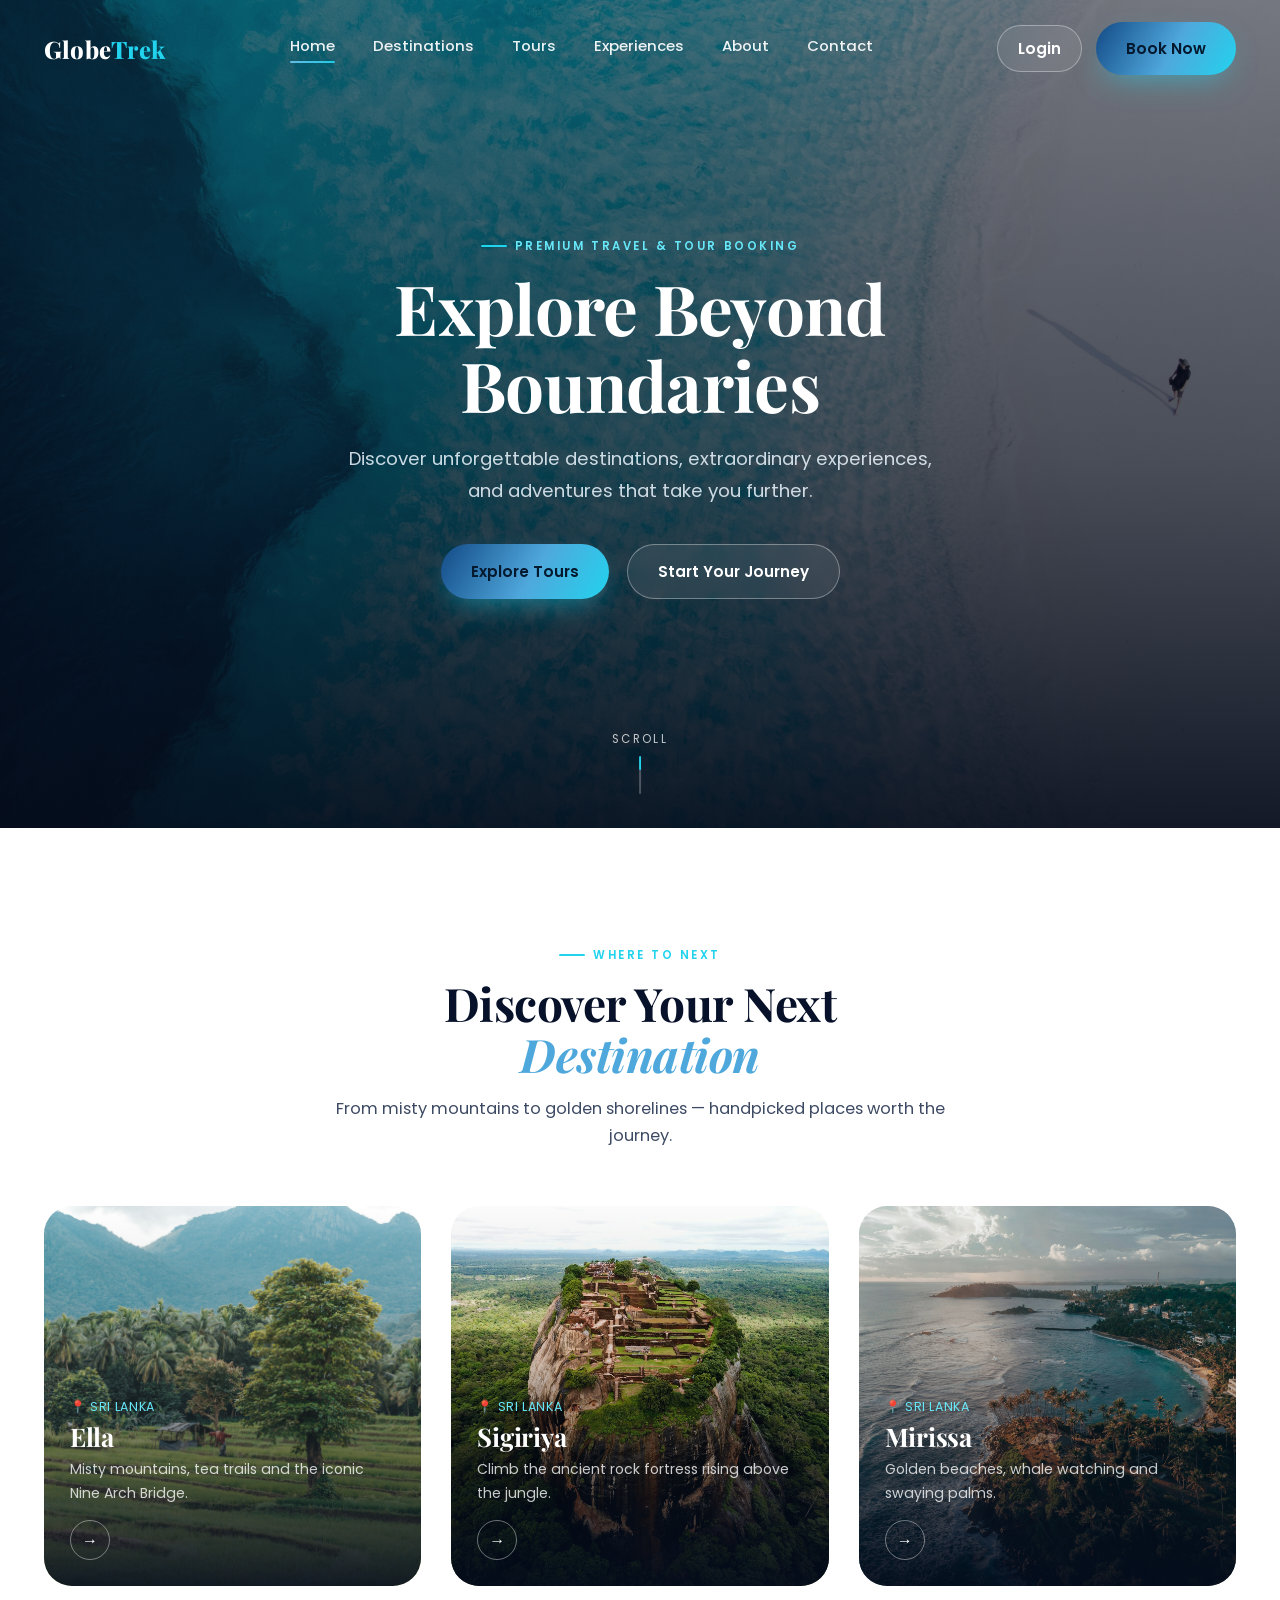
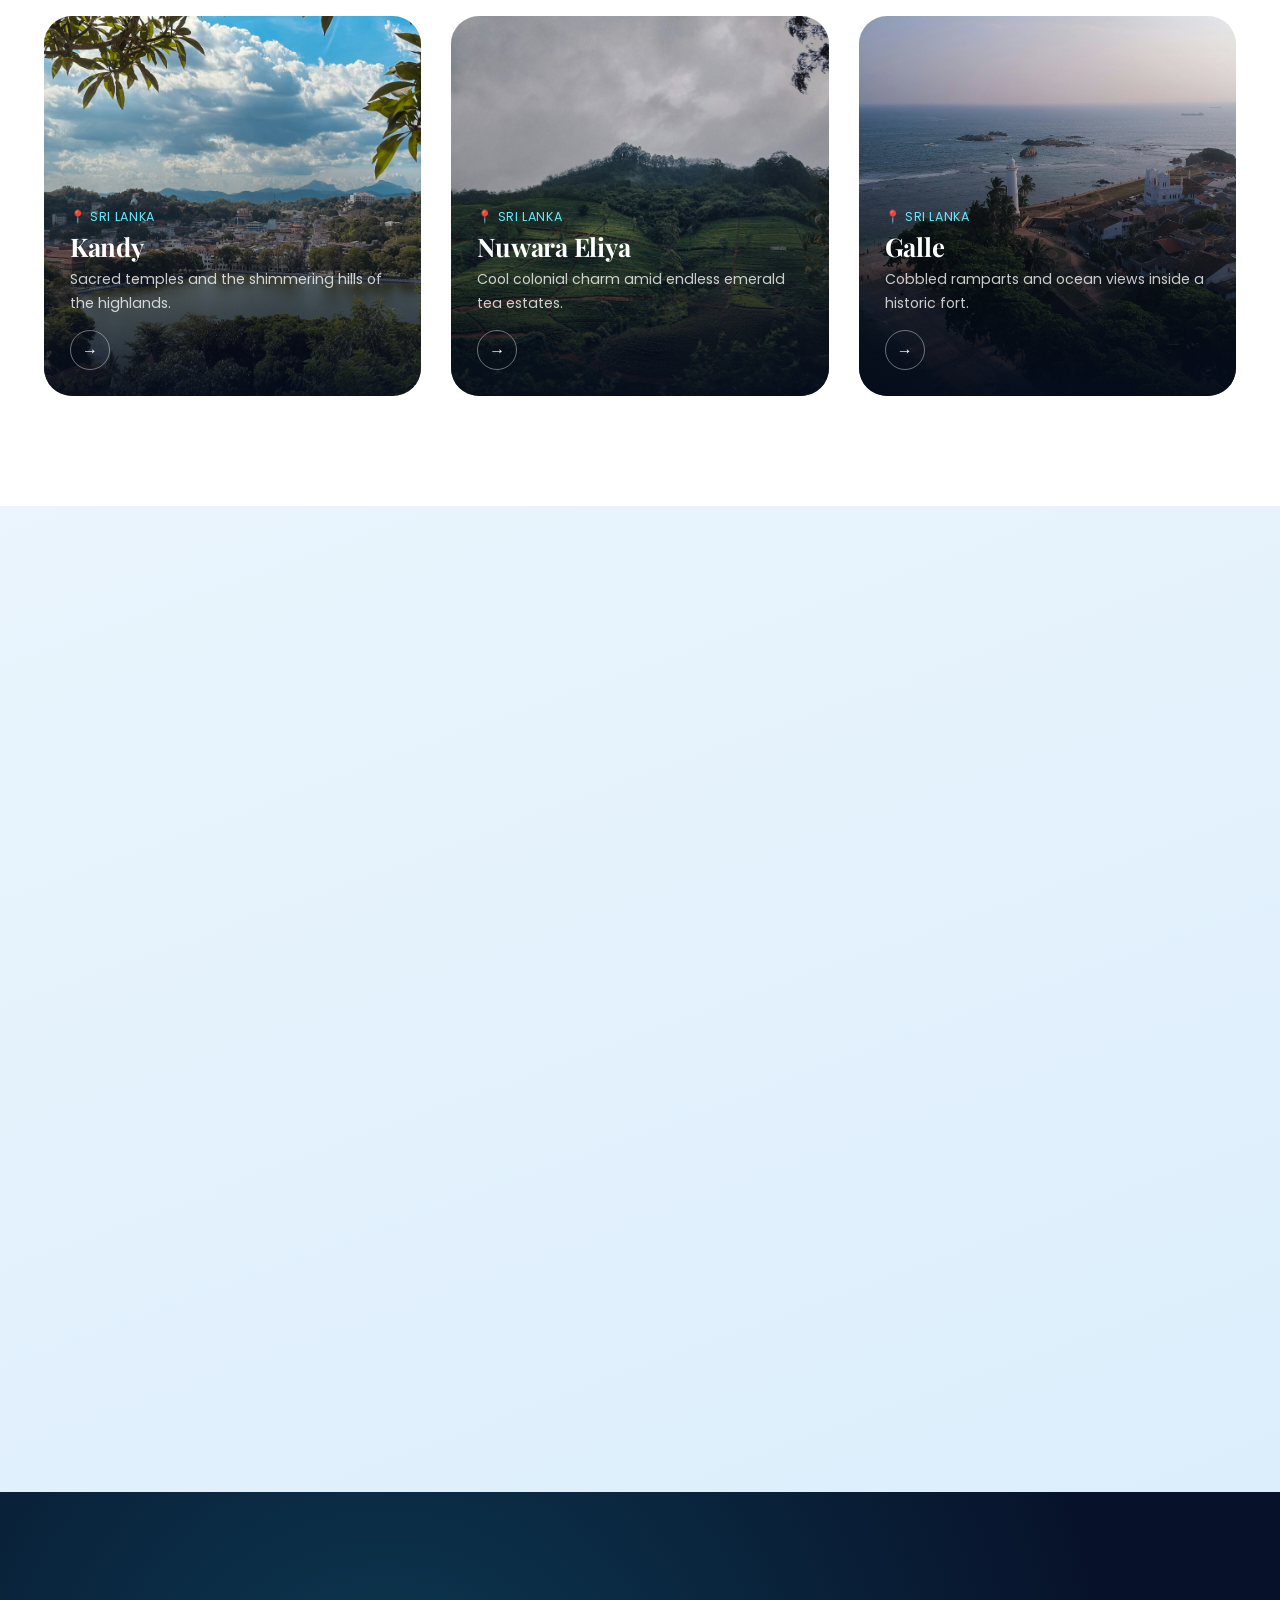
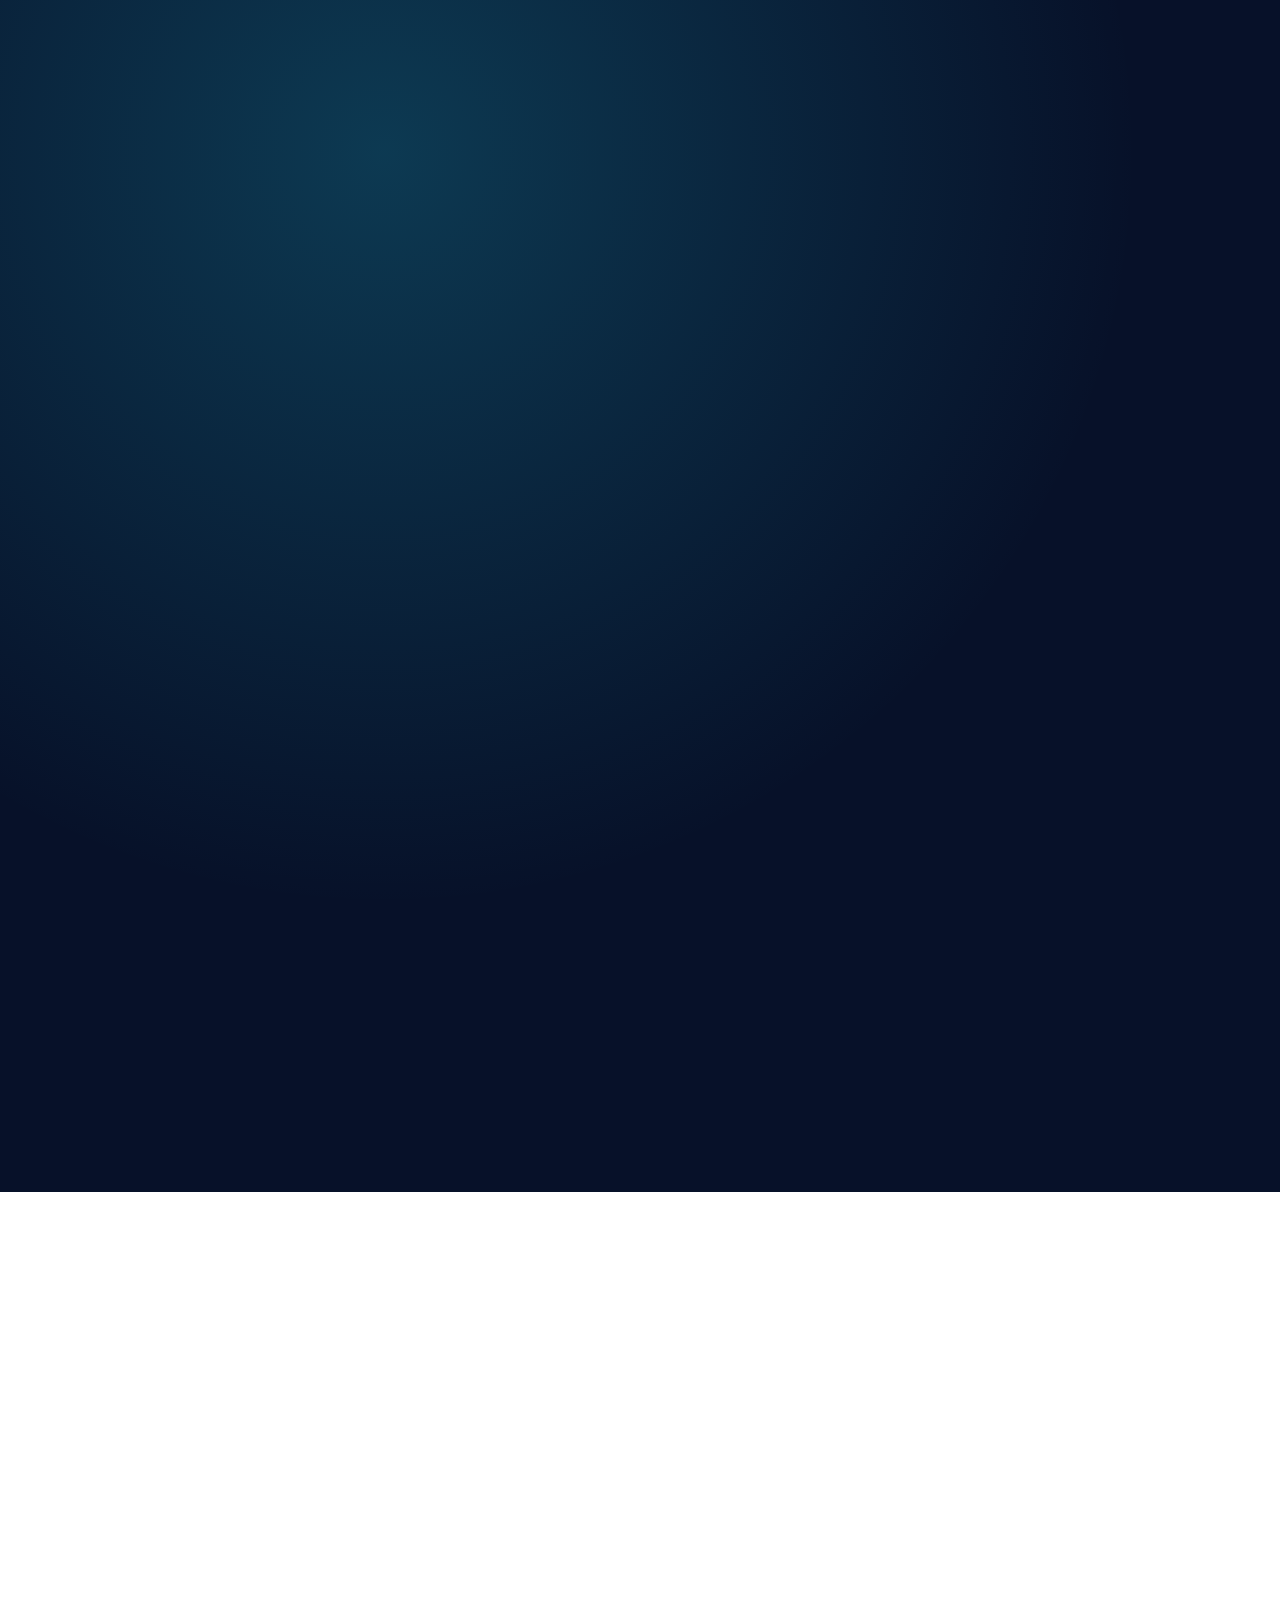
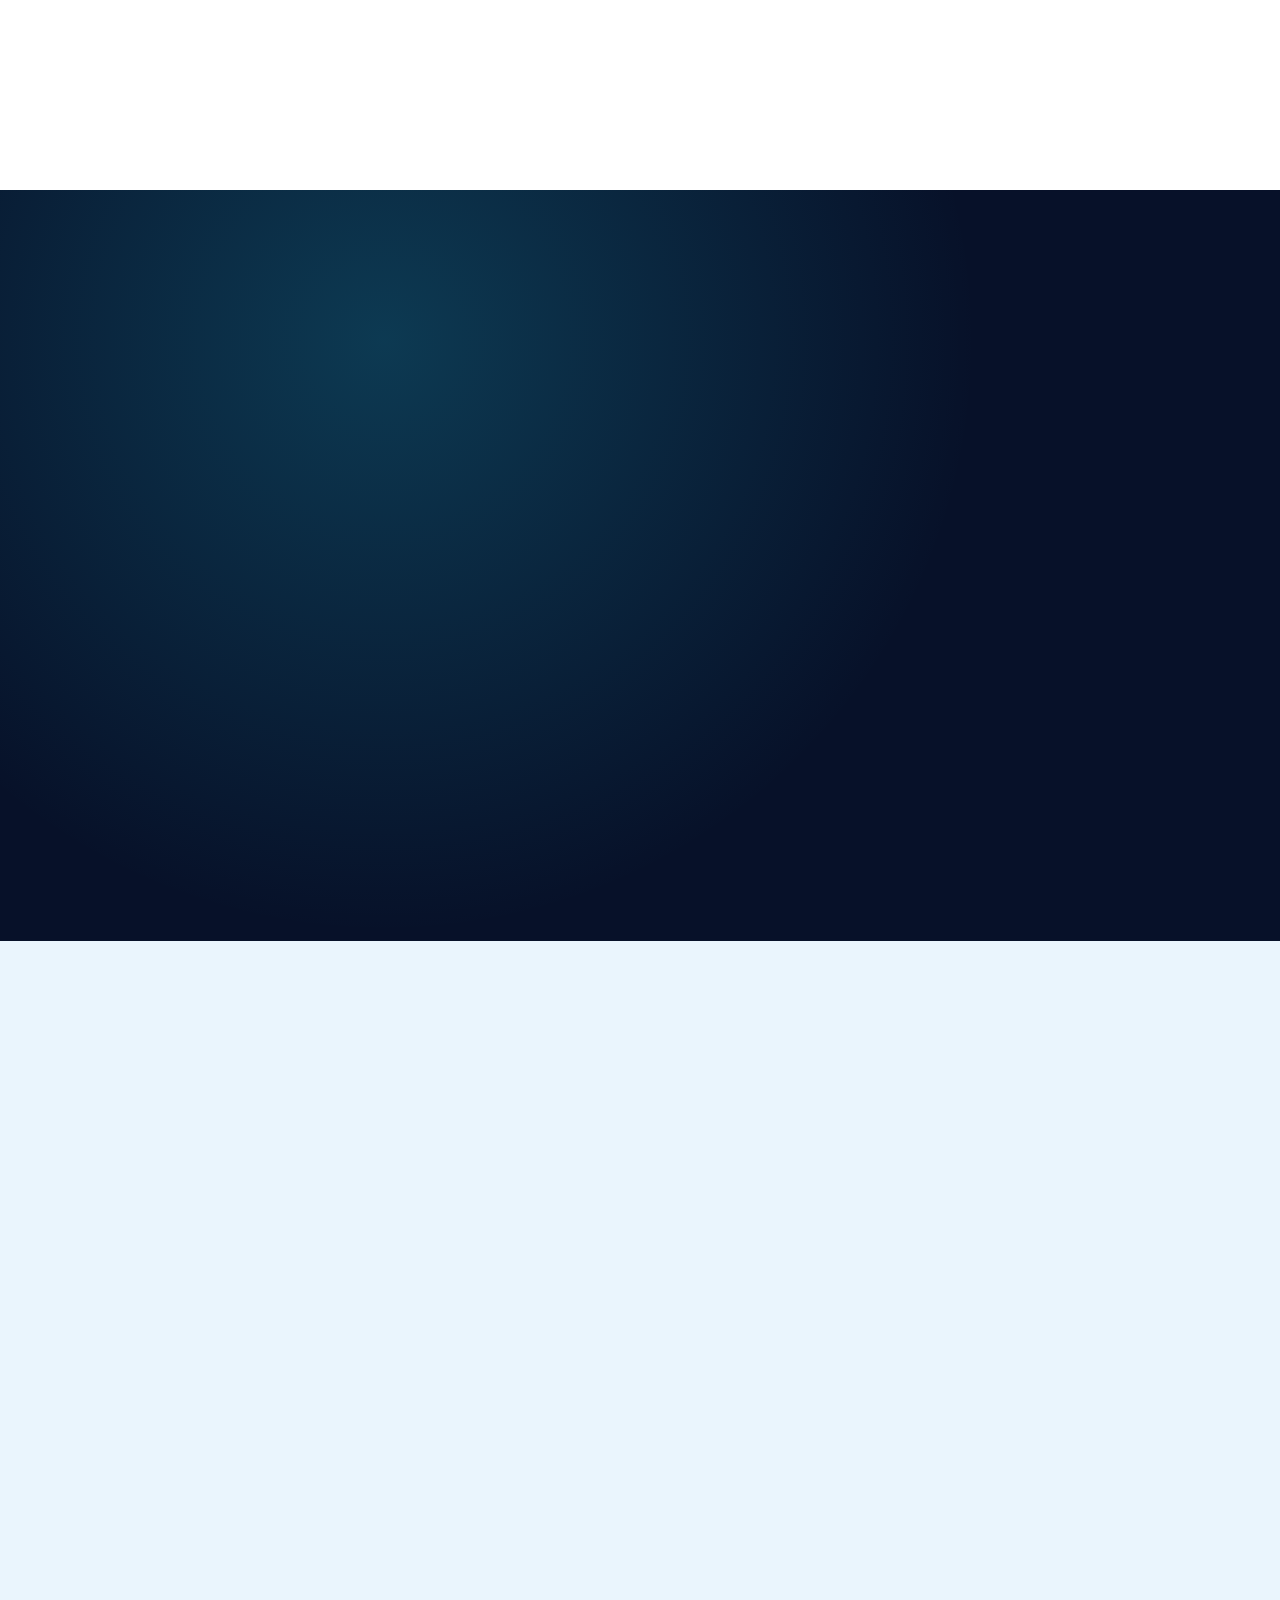
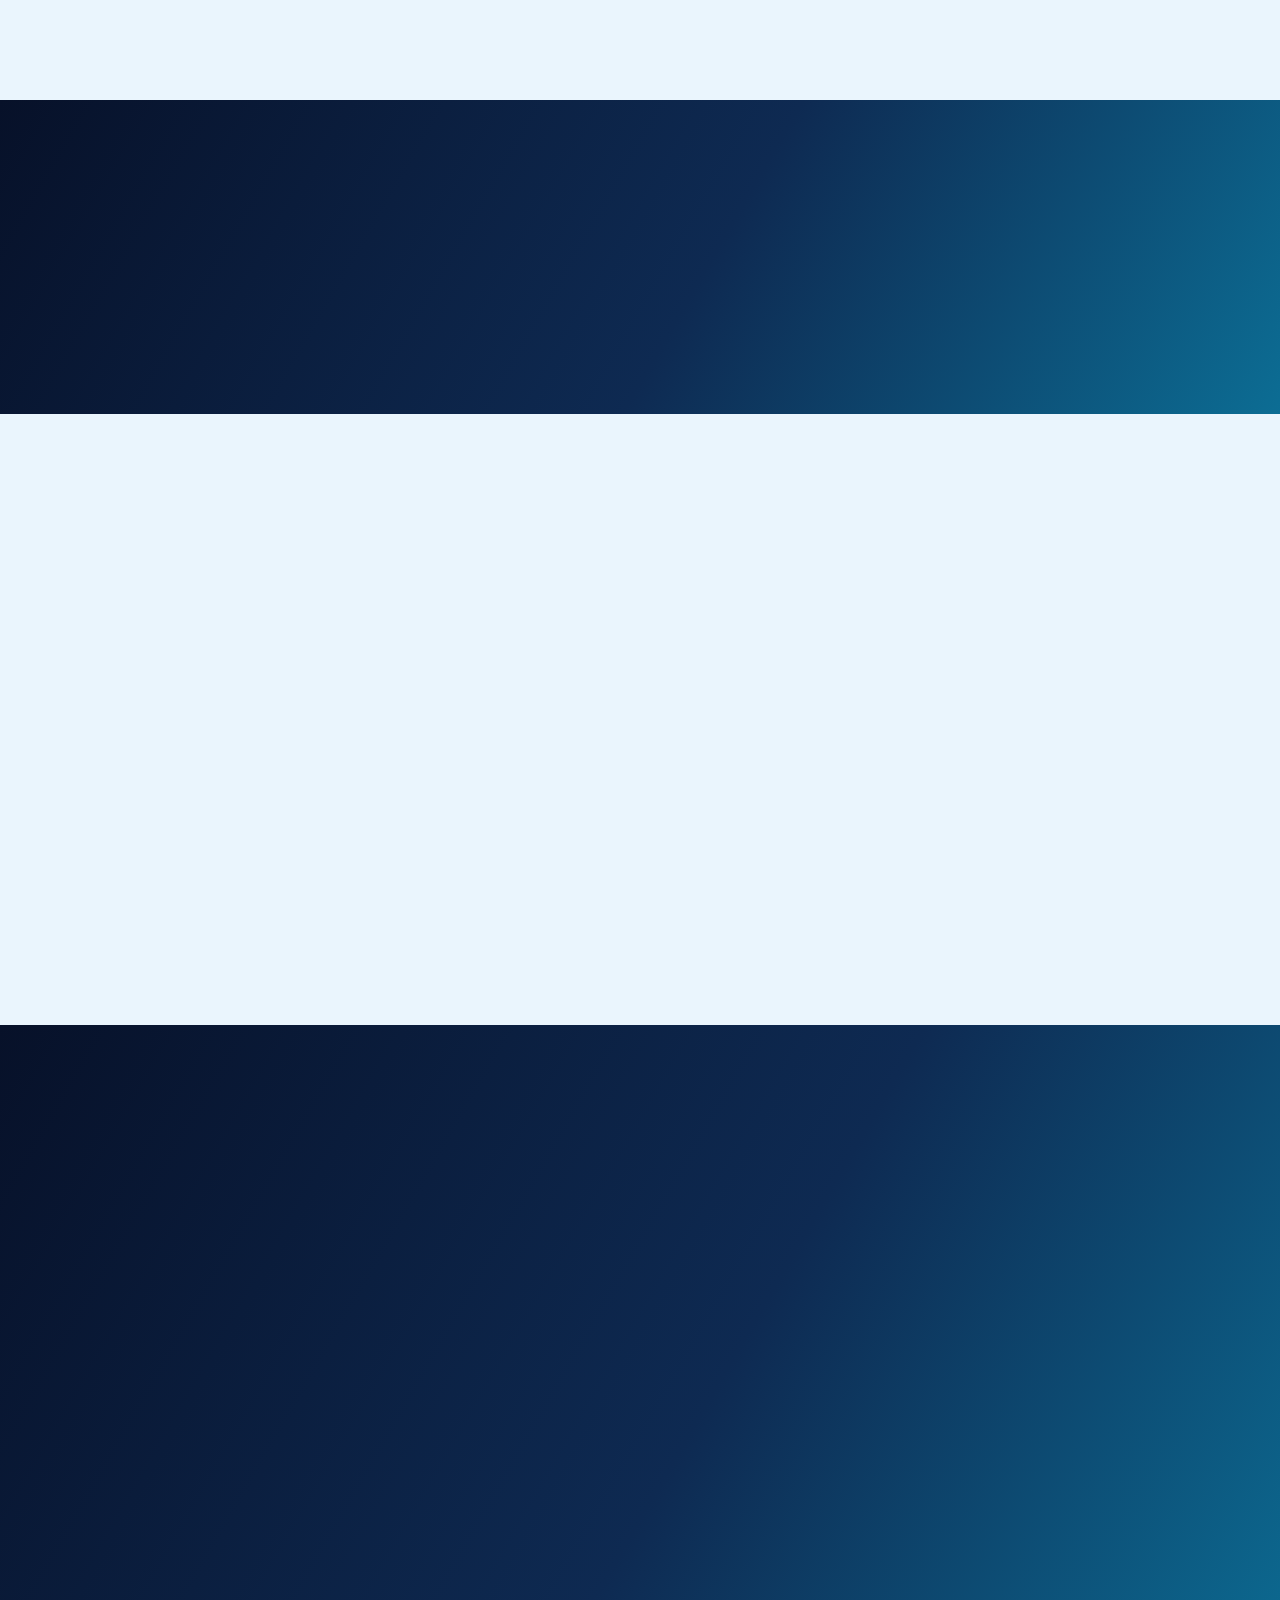
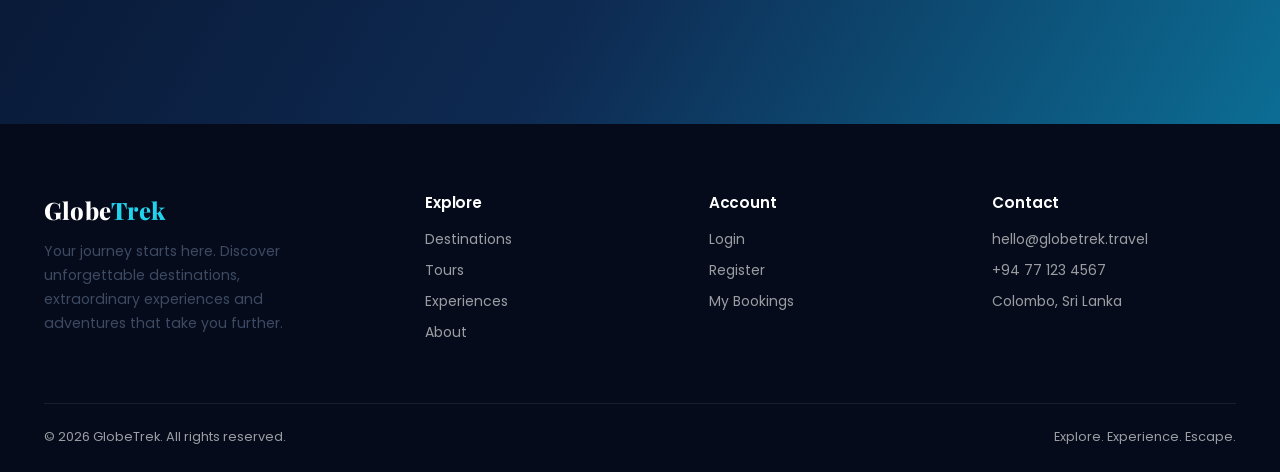
<file: index.html>
<!DOCTYPE html>
<html lang="en">

<head>
  <meta charset="UTF-8">
  <meta name="viewport" content="width=device-width, initial-scale=1.0">
  <title>GlobeTrek — Explore Beyond Boundaries</title>
  <meta name="description"
    content="GlobeTrek is a premium travel and tour booking platform. Discover destinations, book unforgettable adventures, and travel with trust.">
  <link rel="stylesheet" href="css/style.css">
  <link rel="preconnect" href="https://unsplash.com">
</head>

<body>

  <div id="app-navbar" data-home="index.html"></div>

  <main>

  
    <section class="hero" id="home">
     
      <video class="hero-media" autoplay muted loop playsinline poster="images/misc/hero-poster.jpg">
        
      </video>
      <img class="hero-media" style="position:absolute; inset:0;" alt="" src="images/misc/hero-poster.jpg">
      <div class="hero-overlay"></div>
      <div class="hero-content">
        <div class="eyebrow">Premium travel &amp; tour booking</div>
        <h1>Explore Beyond<br>Boundaries</h1>
        <p>Discover unforgettable destinations, extraordinary experiences, and adventures that take you further.</p>
        <div class="hero-btns">
          <a href="#tours" class="btn btn-primary">Explore Tours</a>
          <a href="register.html" class="btn btn-ghost">Start Your Journey</a>
        </div>
      </div>
      <div class="scroll-indicator"><span>Scroll</span>
        <div class="dot-track"></div>
      </div>
    </section>

    
    <section class="section section-white" id="destinations">
      <div class="container">
        <div class="section-head reveal">
          <div class="eyebrow" style="justify-content:center;">Where to next</div>
          <h2>Discover Your Next <span class="accent">Destination</span></h2>
          <p>From misty mountains to golden shorelines — handpicked places worth the journey.</p>
        </div>
        <div class="grid grid-3 stagger" id="destinations-grid"></div>
      </div>
    </section>

    
    <section class="section section-gradient" id="experiences">
      <div class="container">
        <div class="section-head reveal">
          <div class="eyebrow" style="justify-content:center;">Why travel with us</div>
          <h2>Why Travelers Choose <span class="accent">GlobeTrek</span></h2>
          <p>Every detail designed around one goal — a booking experience as good as the trip itself.</p>
        </div>
        <div class="grid grid-3 stagger" id="why-grid"></div>
      </div>
    </section>

    
    <section class="section section-navy" id="tours">
      <div class="container" style="position:relative;">
        <div class="section-head reveal on-dark">
          <div class="eyebrow" style="justify-content:center;">Handpicked itineraries</div>
          <h2>Featured <span class="accent">Adventures</span></h2>
          <p>Every tour price is calculated live from our catalog — no surprises at checkout.</p>
        </div>
        <div class="grid grid-3 stagger" id="tours-grid"></div>
      </div>
    </section>

    
    <section class="section section-white" id="about">
      <div class="container">
        <div class="about-hero-grid">
          <div class="reveal" style="position:relative;">
            <img src="images/misc/about-main.jpg" alt="Traveler overlooking misty mountains"
              style="border-radius:28px; box-shadow:0 30px 60px -20px rgba(14,42,82,.35);">
            <!-- ABOUT US IMAGE HERE -->
            <div class="glass" style="position:absolute; bottom:-24px; left:-24px; padding:20px 26px;">
              <div style="font-family:var(--font-display); font-size:1.5rem; font-weight:800; color:#2196f3;">
                10+ Years
              </div>
              <div style="font-size:.82rem; color:#101b2e;">Creating unforgettable journeys</div>
            </div>
          </div>
          <div class="reveal">
            <div class="eyebrow">About GlobeTrek</div>
            <h2 style="margin-bottom:20px;">We Don't Just Plan Trips.<br>We Create <span class="accent">Memories.</span>
            </h2>
            <p>GlobeTrek helps travelers discover destinations, experiences and adventures across Sri Lanka's most
              breathtaking corners — while keeping the booking process refreshingly simple. <strong
                style="color:var(--blue-600);">Explore more. Experience more. Remember more.</strong></p>
            <a href="#story" class="btn btn-outline mt-24">Discover Our Story →</a>
          </div>
        </div>
      </div>
    </section>

    
    <section class="section section-navy" id="story">
      <div class="container">
        <div class="section-head reveal on-dark">
          <div class="eyebrow" style="justify-content:center;">Our story</div>
          <h2>From an Idea to an <span class="accent">Adventure</span></h2>
        </div>
        <div class="timeline reveal">
          <div class="timeline-item">
            <div class="timeline-year">2022</div>
            <h4>The Beginning</h4>
            <p style="color:rgba(255,255,255,.75);">GlobeTrek began with a simple idea — making unforgettable travel
              experiences easier to discover.</p>
          </div>
          <div class="timeline-item">
            <div class="timeline-year">2024</div>
            <h4>Growing the Journey</h4>
            <p style="color:rgba(255,255,255,.75);">More destinations, experiences and travelers joined the GlobeTrek
              journey.</p>
          </div>
          <div class="timeline-item">
            <div class="timeline-year">2026</div>
            <h4>GlobeTrek Today</h4>
            <p style="color:rgba(255,255,255,.75);">A modern travel platform connecting travelers with incredible
              adventures.</p>
          </div>
        </div>
      </div>
    </section>

   
    <section class="section section-ice">
      <div class="container">
        <div class="text-center reveal" style="max-width:680px; margin:0 auto 70px;">
          <div class="eyebrow" style="justify-content:center;">Our mission</div>
          <h2>To make extraordinary travel experiences <span class="accent">accessible, inspiring</span> and easy to
            book.</h2>
        </div>
        <div class="grid grid-4 stagger">
          <div class="value-card reveal" style="--i:0">
            <div class="value-icon"><svg class="icon" viewBox="0 0 24 24" fill="none" stroke="currentColor">
                <circle cx="12" cy="12" r="9" />
                <path d="M3 12h18M12 3c2.5 3 2.5 15 0 18M12 3c-2.5 3-2.5 15 0 18" />
              </svg></div>
            <h3>Explore Without Limits</h3>
            <p style="font-size:.9rem;">Discover new destinations and experiences beyond the ordinary.</p>
          </div>
          <div class="value-card reveal" style="--i:1">
            <div class="value-icon"><svg class="icon" viewBox="0 0 24 24" fill="none" stroke="currentColor">
                <path d="M12 3l1.9 4.9L19 9l-4.9 1.9L12 16l-2.1-5.1L5 9l5.1-1.1L12 3z" />
              </svg></div>
            <h3>Create Memories</h3>
            <p style="font-size:.9rem;">Every journey should become a story worth remembering.</p>
          </div>
          <div class="value-card reveal" style="--i:2">
            <div class="value-icon"><svg class="icon" viewBox="0 0 24 24" fill="none" stroke="currentColor">
                <path d="M12 3l7 3v6c0 4.5-3 7.5-7 9-4-1.5-7-4.5-7-9V6l7-3z" />
              </svg></div>
            <h3>Travel With Trust</h3>
            <p style="font-size:.9rem;">We focus on reliable experiences and a transparent booking journey.</p>
          </div>
          <div class="value-card reveal" style="--i:3">
            <div class="value-icon"><svg class="icon" viewBox="0 0 24 24" fill="none" stroke="currentColor">
                <path
                  d="M12 21s-7-4.5-9.5-9C.5 8 2 4 6 4c2 0 3.5 1 4 2 .5-1 2-2 4-2 4 0 5.5 4 3.5 8-2.5 4.5-9.5 9-9.5 9z" />
              </svg></div>
            <h3>Travel With Passion</h3>
            <p style="font-size:.9rem;">We believe travel is about feeling, discovering and experiencing something new.
            </p>
          </div>
        </div>
      </div>
    </section>

   
    <section class="section section-cta">
      <div class="container">
        <div class="stats-row">
          <div class="reveal">
            <div class="stat-num"><span data-count="50" data-suffix="+">0</span></div>
            <div class="stat-label">Destinations</div>
          </div>
          <div class="reveal">
            <div class="stat-num"><span data-count="100" data-suffix="+">0</span></div>
            <div class="stat-label">Experiences</div>
          </div>
          <div class="reveal">
            <div class="stat-num"><span data-count="1000" data-suffix="+">0</span></div>
            <div class="stat-label">Happy Travelers</div>
          </div>
          <div class="reveal">
            <div class="stat-num"><span data-count="4.9" data-decimals="1">0</span>/5</div>
            <div class="stat-label">Traveler Rating</div>
          </div>
        </div>
      </div>
    </section>

    
    <section class="section section-ice">
      <div class="container">
        <div class="section-head reveal">
          <div class="eyebrow" style="justify-content:center;">Traveler stories</div>
          <h2>Loved by <span class="accent">Adventurers</span></h2>
        </div>
        <div class="grid grid-3 stagger" id="testimonials-grid"></div>
      </div>
    </section>

    
    <section class="section section-cta" id="contact">
      <div class="container">
        <div class="cta-grid">
          <div class="reveal on-dark">
            <div class="eyebrow">Your next story is waiting</div>
            <h2 style="margin-bottom:18px;">Pack your curiosity.<br>Choose your destination.</h2>
            <p style="max-width:440px;">Let GlobeTrek take you there. Reach out and our travel team will help you plan
              the perfect adventure.</p>
            <div class="hero-btns" style="justify-content:flex-start; margin-top:30px;">
              <a href="#tours" class="btn btn-primary">Explore Tours</a>
              <a href="register.html" class="btn btn-ghost">Start Your Journey</a>
            </div>
          </div>
          <form class="glass reveal" id="contact-form" style="padding:34px;">
            <div class="form-group">
              <label style="color:#fff;">Name</label>
              <input class="form-control"
                style="background:rgba(255,255,255,.08); border-color:rgba(255,255,255,.25); color:#fff;"
                placeholder="Your name" required>
            </div>
            <div class="form-group">
              <label style="color:#fff;">Email</label>
              <input type="email" class="form-control"
                style="background:rgba(255,255,255,.08); border-color:rgba(255,255,255,.25); color:#fff;"
                placeholder="you@email.com" required>
            </div>
            <div class="form-group">
              <label style="color:#fff;">Message</label>
              <textarea class="form-control" rows="3"
                style="background:rgba(255,255,255,.08); border-color:rgba(255,255,255,.25); color:#fff; resize:vertical;"
                placeholder="Tell us about your dream trip"></textarea>
            </div>
            <button class="btn btn-primary btn-block" type="submit">Send Message</button>
          </form>
        </div>
      </div>
    </section>

  </main>

  <div id="app-footer" data-home="index.html"></div>

  <script src="js/api.js"></script>
  <script src="js/ui.js"></script>
  <script src="js/booking.js"></script>
  <script>
    function iconSvg(name) {
      const icons = {
        compass: '<circle cx="12" cy="12" r="9"/><path d="M15 9l-2 6-6 2 2-6 6-2z"/>',
        globe: '<circle cx="12" cy="12" r="9"/><path d="M3 12h18M12 3c2.5 3 2.5 15 0 18M12 3c-2.5 3-2.5 15 0 18"/>',
        shield: '<path d="M12 3l7 3v6c0 4.5-3 7.5-7 9-4-1.5-7-4.5-7-9V6l7-3z"/>',
        bolt: '<path d="M13 2L4 14h6l-1 8 9-12h-6l1-8z"/>',
        heart: '<path d="M12 21s-7-4.5-9.5-9C.5 8 2 4 6 4c2 0 3.5 1 4 2 .5-1 2-2 4-2 4 0 5.5 4 3.5 8-2.5 4.5-9.5 9-9.5 9z"/>',
        star: '<path d="M12 3l1.9 4.9L19 9l-4.9 1.9L12 16l-2.1-5.1L5 9l5.1-1.1L12 3z"/>'
      };
      return `<svg class="icon" viewBox="0 0 24 24" fill="none" stroke="currentColor" stroke-linecap="round" stroke-linejoin="round">${icons[name]}</svg>`;
    }

    function renderDestinations() {
      const grid = document.getElementById('destinations-grid');
      const dests = getDestinations();
      grid.innerHTML = dests.map((d, i) => `
    <a href="#tours" class="dest-card reveal" style="--i:${i}">
      <img src="${d.img}" alt="${d.name}, Sri Lanka"> <!-- DESTINATION IMAGE HERE -->
      <div class="dest-overlay">
        <div class="dest-loc">📍 Sri Lanka</div>
        <h3>${d.name}</h3>
        <p>${d.desc}</p>
        <div class="dest-arrow">→</div>
      </div>
    </a>`).join('');
    }

    function renderWhy() {
      const items = [
        { icon: 'compass', title: 'Carefully Selected Adventures', text: 'Discover experiences selected for memorable journeys.' },
        { icon: 'globe', title: 'Incredible Destinations', text: 'Explore beautiful destinations and hidden gems.' },
        { icon: 'shield', title: 'Secure Booking', text: 'A safe and reliable booking experience.' },
        { icon: 'bolt', title: 'Simple & Easy', text: 'Find, choose and book your adventure with minimal effort.' },
        { icon: 'heart', title: 'Traveler Focused', text: 'Designed around what travelers actually need.' },
        { icon: 'star', title: 'Quality Experiences', text: 'We focus on creating experiences worth remembering.' }
      ];
      document.getElementById('why-grid').innerHTML = items.map((it, i) => `
    <div class="value-card reveal" style="--i:${i}">
      <div class="value-icon ${it.icon === 'compass' ? 'spin-slow' : ''}">${iconSvg(it.icon)}</div>
      <h3>${it.title}</h3>
      <p style="font-size:.9rem;">${it.text}</p>
    </div>`).join('');
    }

    async function renderTours() {
      const tours = await getTours();
      if (!tours.length) {
        document.getElementById('tours-grid').innerHTML = `
      <div class="text-center" style="grid-column:1/-1; color:rgba(255,255,255,.7); padding:40px;">
        Couldn't load tours — make sure the GlobeTrek backend is running at ${window.GLOBETREK_API_BASE || 'http://localhost:4000'}.
      </div>`;
        return;
      }
      document.getElementById('tours-grid').innerHTML = tours.map((t, i) => `
    <div class="tour-card reveal" style="--i:${i}">
      <div class="tour-media">
        <img src="${t.img}" alt="${t.name}"> <!-- TOUR IMAGE HERE -->
        <div class="tour-price-tag">From <b>${fmtMoney(t.price)}</b></div>
      </div>
      <div class="tour-body">
        <div class="tour-loc">📍 ${t.location}</div>
        <h3>${t.name}</h3>
        <div class="tour-meta">
          <span>🕒 ${t.duration}</span>
          <span class="tour-rating">★ ${t.rating}</span>
        </div>
        <div class="tour-actions">
          <a href="tour-details.html?id=${t.id}" class="btn btn-ghost">View Details</a>
          <button class="btn btn-primary" onclick="openBookingModal('${t.id}')">Book Now</button>
        </div>
      </div>
    </div>`).join('');
    }

    function renderTestimonials() {
      const list = [
        { name: 'Amara P.', trip: 'Ella Adventure', text: 'One of the most scenic trips of my life. Everything was seamless from booking to boarding.' },
        { name: 'Elena M.', trip: 'Mirissa Beach Escape', text: 'We saw two blue whales and the beach was postcard perfect. GlobeTrek nailed every detail.' },
        { name: 'Marcus B.', trip: 'Nuwara Eliya Tea Trails', text: "World's End at sunrise was unreal — booking and approval only took a day." }
      ];
      document.getElementById('testimonials-grid').innerHTML = list.map((r, i) => `
    <div class="glass reveal" style="--i:${i}; padding:30px; background:#fff; border:1px solid #e4eef8;">
      <div style="color:#ffc857; margin-bottom:14px;">★★★★★</div>
      <p style="font-style:italic; color:#334; margin-bottom:18px;">"${r.text}"</p>
      <div style="font-weight:700;">${r.name}</div>
      <div style="font-size:.8rem; color:#5a6a85;">${r.trip}</div>
    </div>`).join('');
    }

    document.addEventListener('DOMContentLoaded', async () => {
      renderDestinations();
      renderWhy();
      await renderTours(); // must finish (backend fetch) before initReveal() scans the DOM below
      renderTestimonials();
      initReveal();

      // Ensure that if the page was opened with a hash like #about, we scroll to it after tours are inserted
      if (window.location.hash) {
        const target = document.querySelector(window.location.hash);
        if (target) {
          setTimeout(() => {
            target.scrollIntoView({ behavior: 'smooth', block: 'start' });
          }, 100);
        }
      }

      const contactForm = document.getElementById('contact-form');
      if (contactForm) {
        contactForm.addEventListener('submit', (e) => {
          e.preventDefault();
          showToast('Message sent', 'Thanks for reaching out — our travel team will be in touch soon.', 'success');
          contactForm.reset();
        });
      }
    });
  </script>
</body>

</html>
</file>
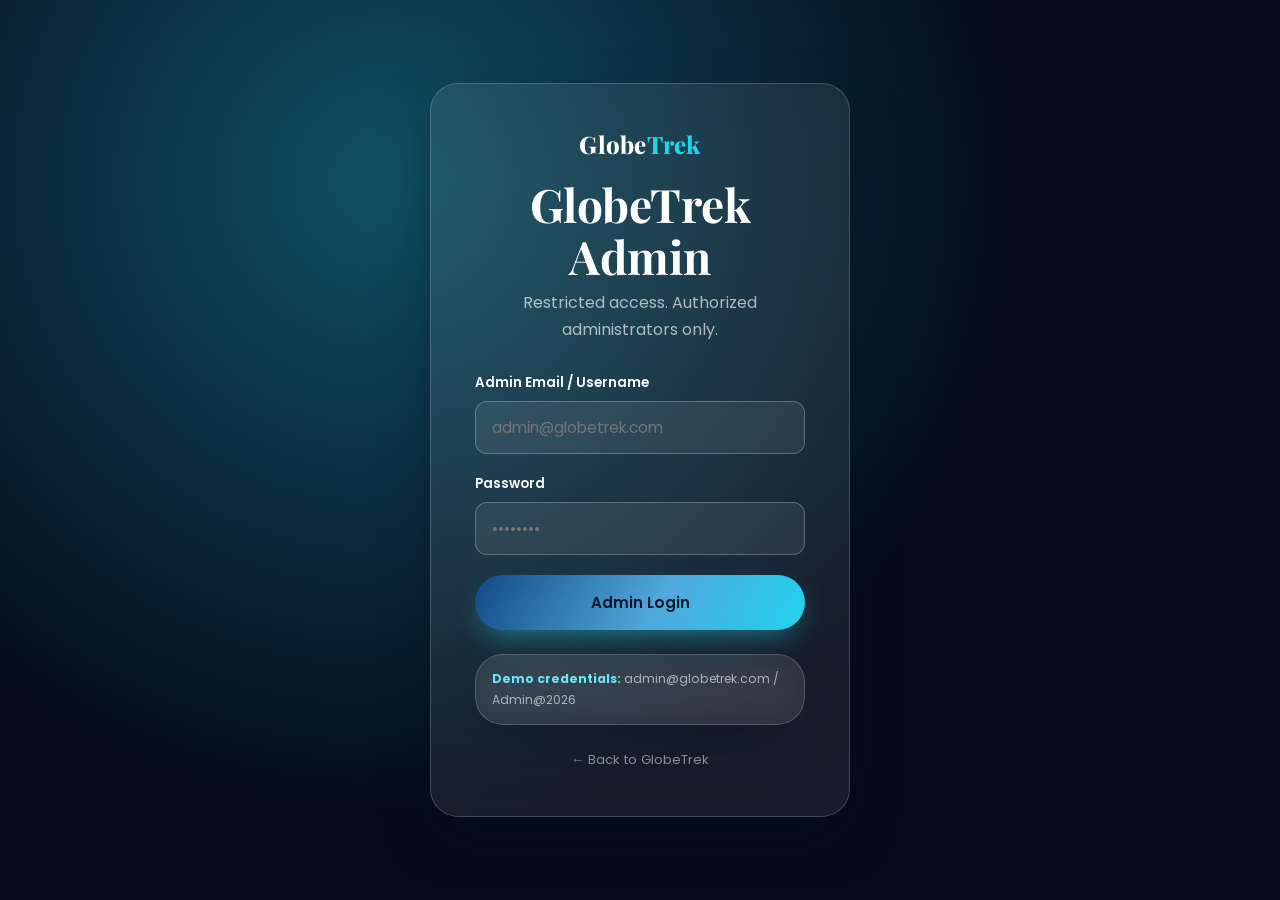
<file: admin-dashboard.html>
<!DOCTYPE html>
<html lang="en">
<head>
<meta charset="UTF-8">
<meta name="viewport" content="width=device-width, initial-scale=1.0">
<title>Admin Dashboard — GlobeTrek</title>
<link rel="stylesheet" href="css/style.css">
</head>
<body>

<div class="admin-shell">
  <div class="admin-topbar">
    <div class="container">
      <a href="index.html" class="nav-logo">Globe<span>Trek</span> <span style="font-size:.7rem; color:rgba(255,255,255,.5); font-weight:400; margin-left:6px;">ADMIN</span></a>
      <div style="display:flex; align-items:center; gap:14px;">
        <span id="admin-name" style="font-size:.86rem; color:rgba(255,255,255,.7);"></span>
        <button class="btn btn-ghost btn-sm" id="admin-logout">Logout</button>
      </div>
    </div>
  </div>

  <div class="admin-main">
    <div class="container">
      <h2 style="color:#fff; margin-bottom:8px;">GlobeTrek Admin Dashboard</h2>
      <p style="color:rgba(255,255,255,.6); margin-bottom:36px;">Overview of bookings, travelers and revenue.</p>

      <div class="admin-stats">
        <div class="stat-card"><div class="n" data-count="0" id="stat-total">0</div><div class="l">Total Bookings</div></div>
        <div class="stat-card"><div class="n" data-count="0" id="stat-pending">0</div><div class="l">Pending</div></div>
        <div class="stat-card"><div class="n" data-count="0" id="stat-approved">0</div><div class="l">Approved</div></div>
        <div class="stat-card"><div class="n" data-count="0" id="stat-rejected">0</div><div class="l">Rejected</div></div>
        <div class="stat-card"><div class="n" data-count="0" id="stat-travelers">0</div><div class="l">Total Travelers</div></div>
        <div class="stat-card"><div class="n" data-count="0" id="stat-revenue">0</div><div class="l">Revenue (Approved)</div></div>
      </div>

      <div class="admin-panel">
        <div class="admin-panel-head">
          <h3 style="color:#fff;">Booking Management</h3>
          <div style="display:flex; gap:10px;">
            <select id="status-filter" class="form-control" style="background:rgba(255,255,255,.08); border-color:rgba(255,255,255,.2); color:#fff; padding:10px 14px; width:auto;">
              <option value="all">All Statuses</option>
              <option value="Pending">Pending</option>
              <option value="Approved">Approved</option>
              <option value="Rejected">Rejected</option>
            </select>
          </div>
        </div>
        <div class="table-scroll">
          <table>
            <thead>
              <tr>
                <th>Booking ID</th><th>Traveler</th><th>Email</th><th>Tour</th><th>Travel Date</th>
                <th>Travelers</th><th>Price/Person</th><th>Total</th><th>Booked On</th><th>Status</th><th>Actions</th>
              </tr>
            </thead>
            <tbody id="bookings-tbody"></tbody>
          </table>
        </div>
      </div>

      <div class="admin-panel">
        <div class="admin-panel-head">
          <h3 style="color:#fff;">Tour Management</h3>
          <button class="btn btn-primary btn-sm" id="add-tour-btn">+ Add Tour</button>
        </div>
        <div id="tours-mgmt-list"></div>
      </div>
    </div>
  </div>
</div>

<!-- Booking Detail Modal -->
<div class="modal-backdrop" id="detail-modal">
  <div class="admin-modal-body" id="detail-body"></div>
</div>

<!-- Reject Reason Modal -->
<div class="modal-backdrop" id="reject-modal">
  <div class="admin-modal-body" style="max-width:460px;">
    <h3 style="color:#fff; margin-bottom:16px;">Reject Booking</h3>
    <p style="color:rgba(255,255,255,.65); margin-bottom:16px;">Please confirm rejection. You may optionally provide a reason for the traveler.</p>
    <div class="form-group">
      <label style="color:#fff;">Reason for rejection (optional)</label>
      <textarea id="reject-reason" class="form-control" rows="3" style="background:rgba(255,255,255,.08); border-color:rgba(255,255,255,.25); color:#fff;" placeholder="e.g. Tour fully booked for selected date"></textarea>
    </div>
    <div style="display:flex; gap:12px; margin-top:10px;">
      <button class="btn btn-ghost" id="reject-cancel" style="flex:1;">Cancel</button>
      <button class="btn btn-danger" id="reject-confirm" style="flex:1;">Reject Booking</button>
    </div>
  </div>
</div>

<!-- Tour Editor Modal -->
<div class="modal-backdrop" id="tour-modal">
  <div class="admin-modal-body" style="max-width:600px; max-height:88vh; overflow:auto;">
    <h3 style="color:#fff; margin-bottom:20px;" id="tour-modal-title">Add Tour</h3>
    <form id="tour-form">
      <input type="hidden" id="tf-id">
      <div class="form-row">
        <div class="form-group"><label style="color:#fff;">Tour Name</label><input id="tf-name" class="form-control" style="background:rgba(255,255,255,.08); border-color:rgba(255,255,255,.25); color:#fff;" required></div>
        <div class="form-group"><label style="color:#fff;">Destination</label><input id="tf-destination" class="form-control" style="background:rgba(255,255,255,.08); border-color:rgba(255,255,255,.25); color:#fff;" required></div>
      </div>
      <div class="form-group"><label style="color:#fff;">Location</label><input id="tf-location" class="form-control" style="background:rgba(255,255,255,.08); border-color:rgba(255,255,255,.25); color:#fff;" required></div>
      <div class="form-row">
        <div class="form-group"><label style="color:#fff;">Duration</label><input id="tf-duration" class="form-control" style="background:rgba(255,255,255,.08); border-color:rgba(255,255,255,.25); color:#fff;" placeholder="3 Days / 2 Nights" required></div>
        <div class="form-group"><label style="color:#fff;">Price Per Person (USD)</label><input id="tf-price" type="number" min="1" step="1" class="form-control" style="background:rgba(255,255,255,.08); border-color:rgba(255,255,255,.25); color:#fff;" required></div>
      </div>
      <div class="form-group"><label style="color:#fff;">Description</label><textarea id="tf-desc" rows="3" class="form-control" style="background:rgba(255,255,255,.08); border-color:rgba(255,255,255,.25); color:#fff;" required></textarea></div>
      <div class="form-group"><label style="color:#fff;">Image URL</label><input id="tf-img" class="form-control" style="background:rgba(255,255,255,.08); border-color:rgba(255,255,255,.25); color:#fff;" required></div>
      <div class="form-group"><label style="color:#fff;">Available Dates (comma separated)</label><input id="tf-dates" class="form-control" style="background:rgba(255,255,255,.08); border-color:rgba(255,255,255,.25); color:#fff;" placeholder="12 Sep 2026, 26 Sep 2026"></div>
      <div style="display:flex; gap:12px; margin-top:10px;">
        <button type="button" class="btn btn-ghost" id="tour-cancel" style="flex:1;">Cancel</button>
        <button type="submit" class="btn btn-primary" style="flex:1;">Save Tour</button>
      </div>
    </form>
  </div>
</div>

<script src="js/api.js"></script>
<script src="js/ui.js"></script>
<script src="js/admin.js"></script>
</body>
</html>
</file>
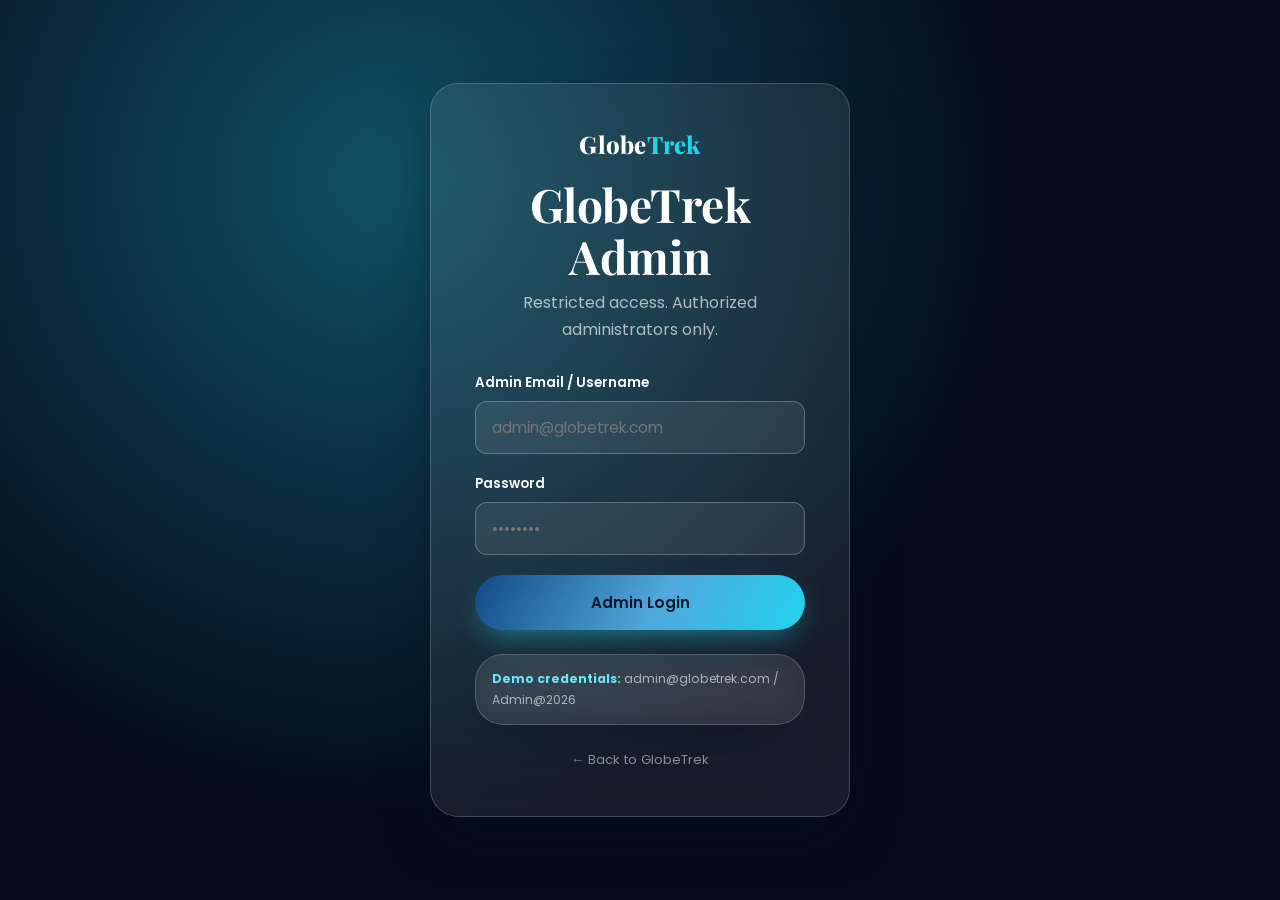
<file: admin-login.html>
<!DOCTYPE html>
<html lang="en">
<head>
<meta charset="UTF-8">
<meta name="viewport" content="width=device-width, initial-scale=1.0">
<title>Admin Login — GlobeTrek</title>
<link rel="stylesheet" href="css/style.css">
</head>
<body style="background:var(--navy-950);">

<div style="min-height:100vh; display:flex; align-items:center; justify-content:center; padding:24px; position:relative; overflow:hidden;">
  <div style="position:absolute; inset:0; background:var(--grad-glow);"></div>
  <div class="glass" style="max-width:420px; width:100%; padding:44px; position:relative; z-index:1;">
    <div class="text-center" style="margin-bottom:30px;">
      <a href="index.html" class="nav-logo" style="justify-content:center; display:inline-flex;">Globe<span>Trek</span></a>
      <h2 style="color:#fff; margin-top:18px;">GlobeTrek Admin</h2>
      <p style="color:rgba(255,255,255,.65); margin-top:6px;">Restricted access. Authorized administrators only.</p>
    </div>
    <form id="admin-login-form" novalidate>
      <div class="form-group">
        <label style="color:#fff;">Admin Email / Username</label>
        <input type="email" id="admin-email" class="form-control" style="background:rgba(255,255,255,.08); border-color:rgba(255,255,255,.25); color:#fff;" placeholder="admin@globetrek.com" required>
        <div class="field-error">Please enter a valid email.</div>
      </div>
      <div class="form-group">
        <label style="color:#fff;">Password</label>
        <input type="password" id="admin-password" class="form-control" style="background:rgba(255,255,255,.08); border-color:rgba(255,255,255,.25); color:#fff;" placeholder="••••••••" required>
        <div class="field-error">Password is required.</div>
      </div>
      <button type="submit" class="btn btn-primary btn-block" style="padding:16px;">Admin Login</button>
    </form>
    <div class="glass mt-24" style="padding:14px 16px; background:rgba(255,255,255,.06);">
      <p style="font-size:.76rem; color:rgba(255,255,255,.6);"><strong style="color:#67e8f9;">Demo credentials:</strong> admin@globetrek.com / Admin@2026</p>
    </div>
    <p class="text-center mt-24" style="font-size:.82rem;"><a href="index.html" style="color:rgba(255,255,255,.55);">← Back to GlobeTrek</a></p>
  </div>
</div>

<script src="js/api.js"></script>
<script src="js/ui.js"></script>
<script>
document.addEventListener('DOMContentLoaded', async ()=>{
  const user = await currentUser();
  if(user && user.role==='Admin'){ window.location.href = 'admin-dashboard.html'; return; }

  const form = document.getElementById('admin-login-form');
  form.addEventListener('submit', async (e)=>{
    e.preventDefault();
    const email = document.getElementById('admin-email');
    const password = document.getElementById('admin-password');
    email.classList.remove('invalid'); password.classList.remove('invalid');

    const btn = form.querySelector('button[type="submit"]');
    btn.disabled = true; btn.textContent = 'Verifying…';
    const result = await loginUser(email.value.trim(), password.value, 'Admin');
    btn.disabled = false; btn.textContent = 'Admin Login';

    if(!result.ok){
      showToast('Access denied', result.error, 'error');
      email.classList.add('invalid'); password.classList.add('invalid');
      return;
    }
    showToast('Welcome, Admin', 'Loading dashboard…', 'success');
    setTimeout(()=>{ window.location.href = 'admin-dashboard.html'; }, 600);
  });
});
</script>
</body>
</html>
</file>
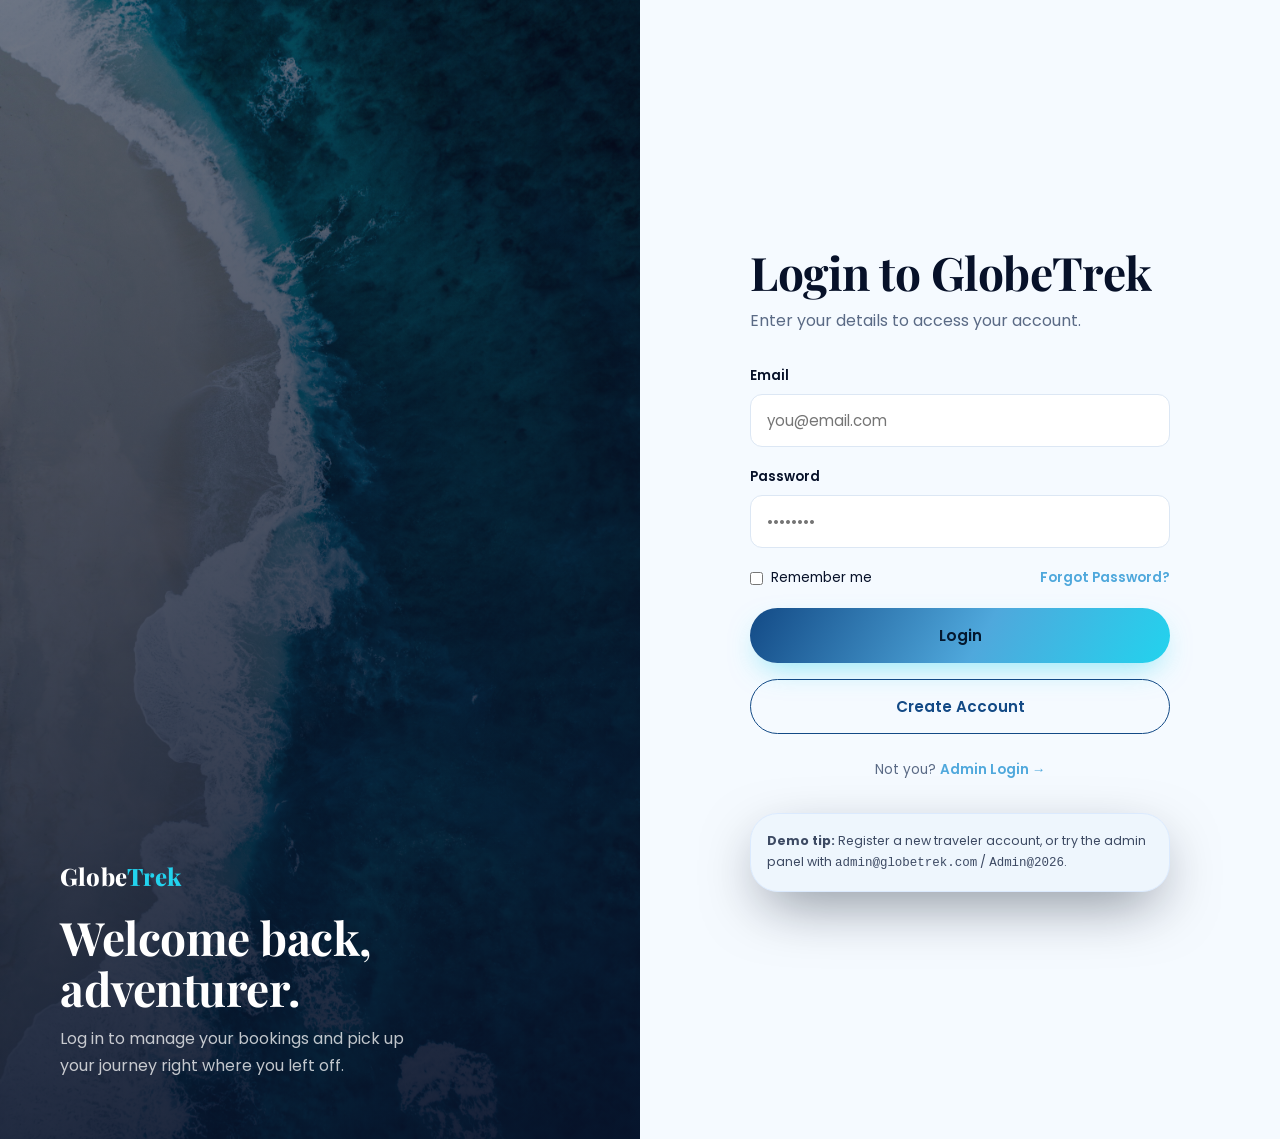
<file: dashboard.html>
<!DOCTYPE html>
<html lang="en">
<head>
<meta charset="UTF-8">
<meta name="viewport" content="width=device-width, initial-scale=1.0">
<title>My Account — GlobeTrek</title>
<link rel="stylesheet" href="css/style.css">
</head>
<body>

<div id="app-navbar" data-home="index.html"></div>

<div class="dash-shell">
  <div class="container">
    <div class="dash-header">
      <div>
        <div class="eyebrow" style="color:#67e8f9;">My Account</div>
        <h2 id="welcome-msg" style="color:#fff;">Welcome back!</h2>
        <p style="color:rgba(255,255,255,.8); margin-top:6px;">Manage your bookings and profile in one place.</p>
      </div>
      <a href="index.html#tours" class="btn btn-ghost">Explore More Tours</a>
    </div>

    <div class="dash-tabs">
      <button class="dash-tab active" data-tab="bookings">My Bookings</button>
      <button class="dash-tab" data-tab="profile">Profile</button>
    </div>

    <div class="dash-panel active" id="panel-bookings">
      <div id="bookings-list"></div>
    </div>

    <div class="dash-panel" id="panel-profile">
      <div class="glass" style="background:#fff; border:1px solid #e4eef8; padding:34px; max-width:560px;">
        <h3 style="margin-bottom:22px;">Edit Profile</h3>
        <form id="profile-form">
          <div class="form-group">
            <label>Full Name</label>
            <input type="text" id="p-name" class="form-control" required>
          </div>
          <div class="form-group">
            <label>Email</label>
            <input type="email" id="p-email" class="form-control" required>
          </div>
          <div class="form-group">
            <label>Phone</label>
            <input type="tel" id="p-phone" class="form-control">
          </div>
          <div class="form-group">
            <label>Country</label>
            <input type="text" id="p-country" class="form-control">
          </div>
          <button type="submit" class="btn btn-primary">Save Changes</button>
        </form>
      </div>
    </div>
  </div>
</div>

<div id="app-footer" data-home="index.html"></div>

<script src="js/api.js"></script>
<script src="js/ui.js"></script>
<script>
function statusBadge(status){
  const map = {
    Pending: ['pending', '<span class="pulse-beacon" style="width:11px;height:11px;display:inline-flex;margin-right:2px;"><span class="beacon-ring"></span><span class="beacon-dot" style="width:7px;height:7px;"></span></span>'],
    Approved: ['approved', '<span class="status-dot"></span>'],
    Rejected: ['rejected', '<span class="status-dot"></span>']
  };
  const [cls, icon] = map[status] || ['pending', '<span class="status-dot"></span>'];
  return `<span class="status ${cls}">${icon} ${status}</span>`;
}

async function renderBookings(){
  const bookings = await getBookingsForUser();
  const list = document.getElementById('bookings-list');
  if(!bookings.length){
    list.innerHTML = `
      <div class="empty-state glass" style="background:#fff; border:1px solid #e4eef8;">
        <h3>No bookings yet</h3>
        <p class="mt-8">Your next adventure is waiting to be booked.</p>
        <a href="index.html#tours" class="btn btn-primary mt-16">Browse Tours</a>
      </div>`;
    return;
  }
  list.innerHTML = bookings.map(b=>`
    <div class="booking-row">
      <img src="${b.tourImg}" alt="${b.tourName}">
      <div class="info">
        <h4>${b.tourName}</h4>
        <div class="meta">
          <span>📍 ${b.location}</span>
          <span>📅 ${b.travelDate}</span>
          <span>👥 ${b.travelers} traveler${b.travelers>1?'s':''}</span>
          <span>Ref: ${b.reference}</span>
        </div>
        ${b.status==='Rejected' && b.rejectionReason ? `<div style="font-size:.8rem; color:#c0392b; margin-top:6px;">Reason: ${b.rejectionReason}</div>` : ''}
      </div>
      <div class="text-center">${statusBadge(b.status)}</div>
      <div class="price">${fmtMoney(b.totalPrice)}</div>
    </div>`).join('');
}

document.addEventListener('DOMContentLoaded', async ()=>{
  const user = await requireAuth('dashboard.html');
  if(!user) return;

  document.getElementById('welcome-msg').textContent = `Welcome back, ${user.fullName.split(' ')[0]}!`;
  renderBookings();

  document.getElementById('p-name').value = user.fullName;
  document.getElementById('p-email').value = user.email;
  document.getElementById('p-email').setAttribute('readonly', 'true');
  document.getElementById('p-email').title = 'Email changes aren\'t supported yet';
  document.getElementById('p-phone').value = user.phone || '';
  document.getElementById('p-country').value = user.country || '';

  document.querySelectorAll('.dash-tab').forEach(tab=>{
    tab.addEventListener('click', ()=>{
      document.querySelectorAll('.dash-tab').forEach(t=>t.classList.remove('active'));
      document.querySelectorAll('.dash-panel').forEach(p=>p.classList.remove('active'));
      tab.classList.add('active');
      document.getElementById('panel-'+tab.dataset.tab).classList.add('active');
    });
  });

  document.getElementById('profile-form').addEventListener('submit', async (e)=>{
    e.preventDefault();
    const result = await updateProfile({
      fullName: document.getElementById('p-name').value.trim(),
      phone: document.getElementById('p-phone').value.trim(),
      country: document.getElementById('p-country').value.trim()
    });
    if(!result.ok){
      showToast('Update failed', result.error || 'Please try again.', 'error');
      return;
    }
    showToast('Profile updated', 'Your changes have been saved.', 'success');
    document.getElementById('welcome-msg').textContent = `Welcome back, ${result.user.fullName.split(' ')[0]}!`;
  });
});
</script>
</body>
</html>
</file>
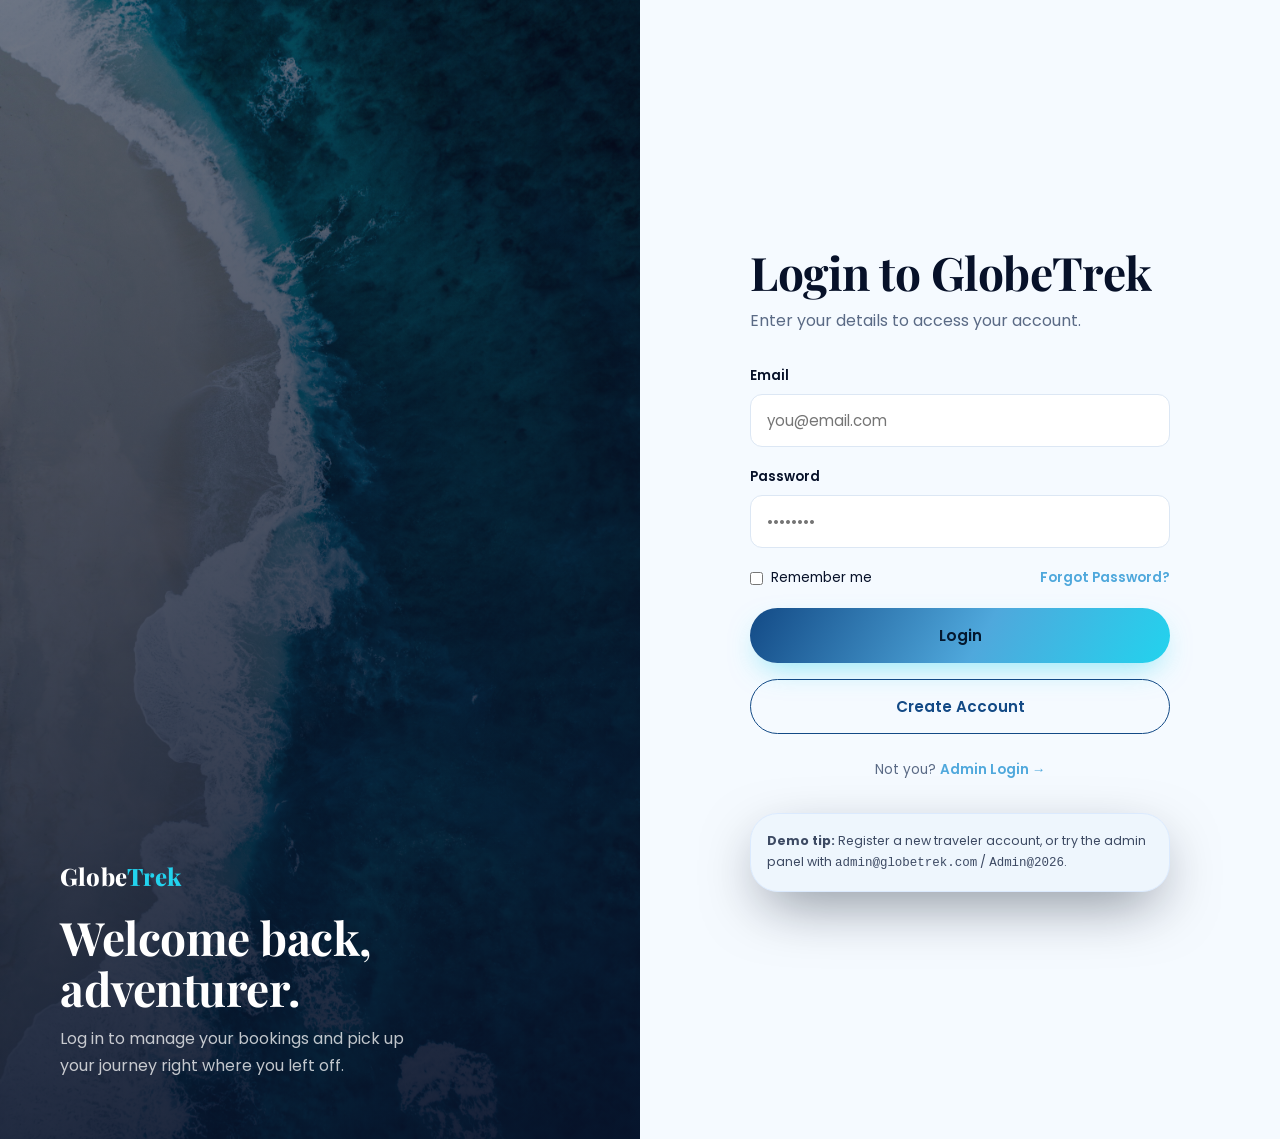
<file: login.html>
<!DOCTYPE html>
<html lang="en">
<head>
<meta charset="UTF-8">
<meta name="viewport" content="width=device-width, initial-scale=1.0">
<title>Login — GlobeTrek</title>
<link rel="stylesheet" href="css/style.css">
</head>
<body>

<div class="auth-page">
  <div class="auth-visual">
    <img src="images/misc/login-visual.jpg" alt="Mountain lake at sunrise">
    <div class="auth-visual-content">
      <a href="index.html" class="nav-logo">Globe<span>Trek</span></a>
      <h2 style="color:#fff; margin-bottom:10px;">Welcome back, adventurer.</h2>
      <p style="color:rgba(255,255,255,.75); max-width:380px;">Log in to manage your bookings and pick up your journey right where you left off.</p>
    </div>
  </div>
  <div class="auth-form-side">
    <div class="auth-card">
      <h2>Login to GlobeTrek</h2>
      <p>Enter your details to access your account.</p>
      <form id="login-form" novalidate>
        <div class="form-group">
          <label for="email">Email</label>
          <input type="email" id="email" class="form-control" placeholder="you@email.com" required>
          <div class="field-error">Please enter a valid email.</div>
        </div>
        <div class="form-group">
          <label for="password">Password</label>
          <input type="password" id="password" class="form-control" placeholder="••••••••" required>
          <div class="field-error">Password is required.</div>
        </div>
        <div class="form-links mt-8" style="margin-bottom:20px;">
          <label class="form-check"><input type="checkbox" id="remember"> Remember me</label>
          <a href="#" id="forgot-link">Forgot Password?</a>
        </div>
        <button type="submit" class="btn btn-primary btn-block" style="padding:16px;">Login</button>
        <a href="register.html" class="btn btn-outline btn-block mt-16">Create Account</a>
      </form>
      <p class="mt-24" style="font-size:.85rem; text-align:center;">Not you? <a href="admin-login.html" style="color:var(--sky-500); font-weight:600;">Admin Login →</a></p>
      <div class="glass mt-24" style="padding:16px; background:#eef6fd; border:1px solid #dbeafe;">
        <p style="font-size:.78rem; color:#3d4a63;"><strong>Demo tip:</strong> Register a new traveler account, or try the admin panel with <code>admin@globetrek.com</code> / <code>Admin@2026</code>.</p>
      </div>
    </div>
  </div>
</div>

<script src="js/api.js"></script>
<script src="js/ui.js"></script>
<script>
function getParam(name){ return new URLSearchParams(window.location.search).get(name); }

document.addEventListener('DOMContentLoaded', async ()=>{
  if(await currentUser()){ window.location.href = 'dashboard.html'; return; }

  document.getElementById('forgot-link').addEventListener('click', (e)=>{
    e.preventDefault();
    showToast('Check your email', 'If an account exists, a password reset link has been sent.', 'info');
  });

  const form = document.getElementById('login-form');
  form.addEventListener('submit', async (e)=>{
    e.preventDefault();
    const email = document.getElementById('email');
    const password = document.getElementById('password');
    let valid = true;
    [email, password].forEach(f=>f.classList.remove('invalid'));
    if(!/^[^\s@]+@[^\s@]+\.[^\s@]+$/.test(email.value)){ email.classList.add('invalid'); valid=false; }
    if(!password.value){ password.classList.add('invalid'); valid=false; }
    if(!valid) return;

    const btn = form.querySelector('button[type="submit"]');
    btn.disabled = true; btn.textContent = 'Logging in…';
    const result = await loginUser(email.value.trim(), password.value, 'Traveler');
    btn.disabled = false; btn.textContent = 'Login';

    if(!result.ok){
      showToast('Login failed', result.error, 'error');
      email.classList.add('invalid'); password.classList.add('invalid');
      return;
    }
    showToast('Welcome back!', 'Redirecting to your dashboard…', 'success');
    const tourId = getParam('tour');
    setTimeout(()=>{ window.location.href = tourId ? `tour-details.html?id=${tourId}` : 'dashboard.html'; }, 700);
  });
});
</script>
</body>
</html>
</file>
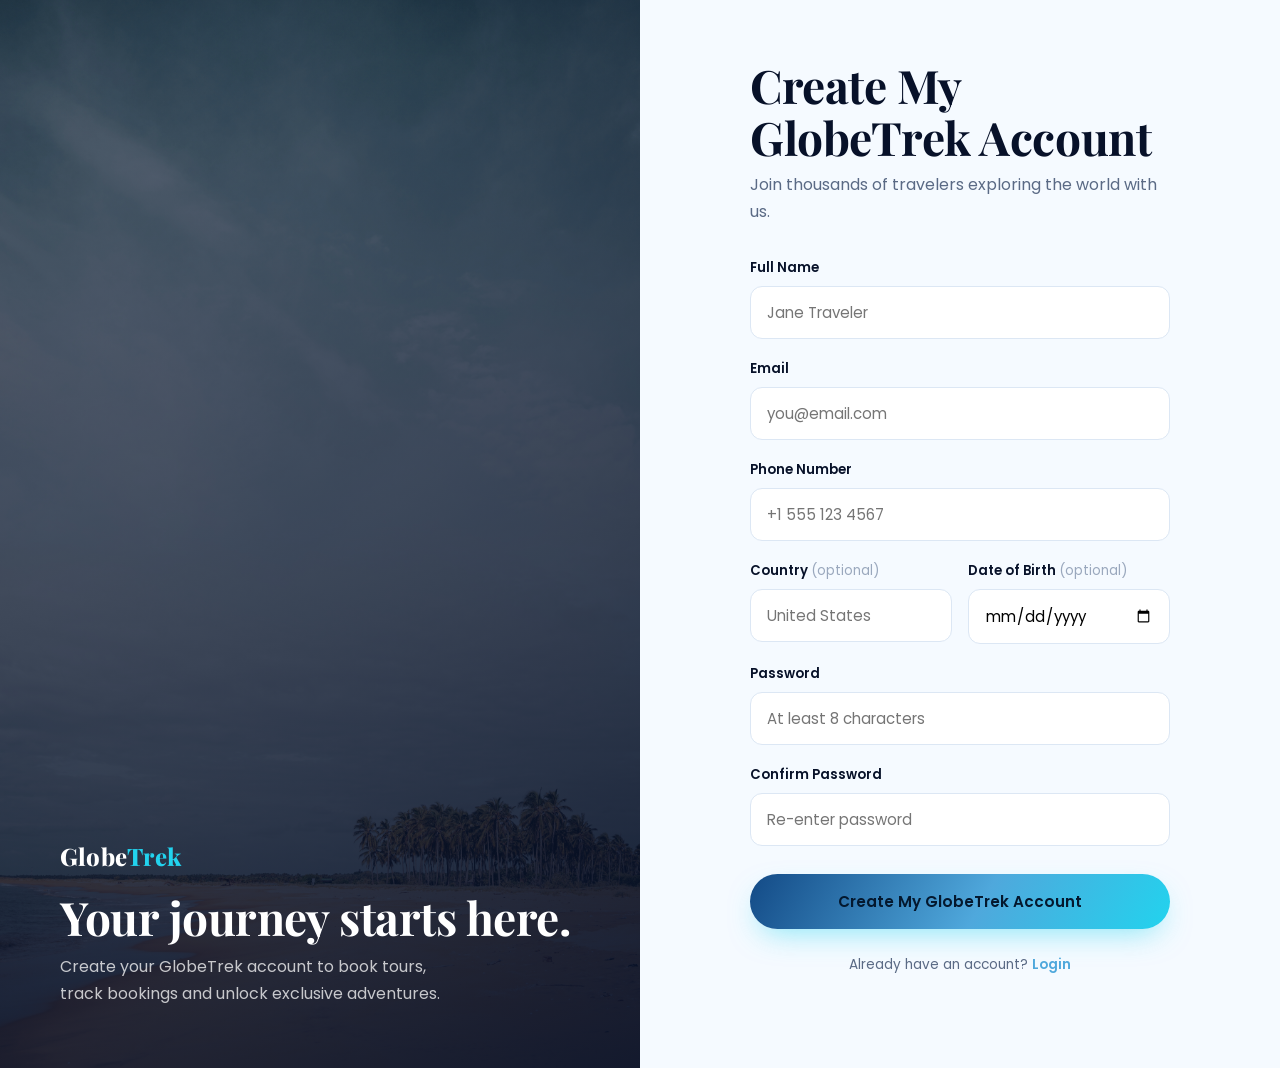
<file: register.html>
<!DOCTYPE html>
<html lang="en">
<head>
<meta charset="UTF-8">
<meta name="viewport" content="width=device-width, initial-scale=1.0">
<title>Create Account — GlobeTrek</title>
<link rel="stylesheet" href="css/style.css">
</head>
<body>

<div class="auth-page">
  <div class="auth-visual">
    <img src="images/misc/register-visual.jpg" alt="Traveler on a scenic cliff">
    <div class="auth-visual-content">
      <a href="index.html" class="nav-logo">Globe<span>Trek</span></a>
      <h2 style="color:#fff; margin-bottom:10px;">Your journey starts here.</h2>
      <p style="color:rgba(255,255,255,.75); max-width:380px;">Create your GlobeTrek account to book tours, track bookings and unlock exclusive adventures.</p>
    </div>
  </div>
  <div class="auth-form-side">
    <div class="auth-card">
      <h2>Create My GlobeTrek Account</h2>
      <p>Join thousands of travelers exploring the world with us.</p>
      <form id="register-form" novalidate>
        <div class="form-group">
          <label for="fullName">Full Name</label>
          <input type="text" id="fullName" class="form-control" placeholder="Jane Traveler" required>
          <div class="field-error">Please enter your full name.</div>
        </div>
        <div class="form-group">
          <label for="email">Email</label>
          <input type="email" id="email" class="form-control" placeholder="you@email.com" required>
          <div class="field-error">Please enter a valid email.</div>
        </div>
        <div class="form-group">
          <label for="phone">Phone Number</label>
          <input type="tel" id="phone" class="form-control" placeholder="+1 555 123 4567" required>
          <div class="field-error">Please enter a valid phone number.</div>
        </div>
        <div class="form-row">
          <div class="form-group">
            <label for="country">Country <span style="font-weight:400; color:#9aa8bd;">(optional)</span></label>
            <input type="text" id="country" class="form-control" placeholder="United States">
          </div>
          <div class="form-group">
            <label for="dob">Date of Birth <span style="font-weight:400; color:#9aa8bd;">(optional)</span></label>
            <input type="date" id="dob" class="form-control">
          </div>
        </div>
        <div class="form-group">
          <label for="password">Password</label>
          <input type="password" id="password" class="form-control" placeholder="At least 8 characters" required>
          <div class="field-error">Password must be at least 8 characters.</div>
        </div>
        <div class="form-group">
          <label for="confirmPassword">Confirm Password</label>
          <input type="password" id="confirmPassword" class="form-control" placeholder="Re-enter password" required>
          <div class="field-error">Passwords do not match.</div>
        </div>
        <button type="submit" class="btn btn-primary btn-block mt-8" style="padding:16px;">Create My GlobeTrek Account</button>
      </form>
      <p class="mt-24" style="font-size:.85rem; text-align:center;">Already have an account? <a href="login.html" style="color:var(--sky-500); font-weight:600;">Login</a></p>
    </div>
  </div>
</div>

<script src="js/api.js"></script>
<script src="js/ui.js"></script>
<script>
document.addEventListener('DOMContentLoaded', async ()=>{
  if(await currentUser()){ window.location.href = 'dashboard.html'; return; }

  const form = document.getElementById('register-form');
  const fields = {
    fullName: document.getElementById('fullName'),
    email: document.getElementById('email'),
    phone: document.getElementById('phone'),
    password: document.getElementById('password'),
    confirmPassword: document.getElementById('confirmPassword')
  };

  form.addEventListener('submit', async (e)=>{
    e.preventDefault();
    Object.values(fields).forEach(f=>f.classList.remove('invalid'));
    let valid = true;

    if(!fields.fullName.value.trim()){ fields.fullName.classList.add('invalid'); valid=false; }
    if(!/^[^\s@]+@[^\s@]+\.[^\s@]+$/.test(fields.email.value)){ fields.email.classList.add('invalid'); valid=false; }
    if(!/^[0-9+\-\s()]{7,}$/.test(fields.phone.value)){ fields.phone.classList.add('invalid'); valid=false; }
    if(fields.password.value.length < 8){ fields.password.classList.add('invalid'); valid=false; }
    if(fields.confirmPassword.value !== fields.password.value || !fields.confirmPassword.value){ fields.confirmPassword.classList.add('invalid'); valid=false; }

    if(!valid){
      showToast('Check the form', 'Please fix the highlighted fields.', 'error');
      return;
    }

    const btn = form.querySelector('button[type="submit"]');
    btn.disabled = true; btn.textContent = 'Creating account…';

    const result = await registerUser({
      fullName: fields.fullName.value.trim(),
      email: fields.email.value.trim(),
      phone: fields.phone.value.trim(),
      password: fields.password.value,
      country: document.getElementById('country').value.trim(),
      dob: document.getElementById('dob').value
    });

    btn.disabled = false; btn.textContent = 'Create My GlobeTrek Account';

    if(!result.ok){
      showToast('Registration failed', result.error, 'error');
      fields.email.classList.add('invalid');
      return;
    }
    showToast('Welcome to GlobeTrek!', 'Your account has been created.', 'success');
    setTimeout(()=>{ window.location.href = 'dashboard.html'; }, 700);
  });
});
</script>
</body>
</html>
</file>
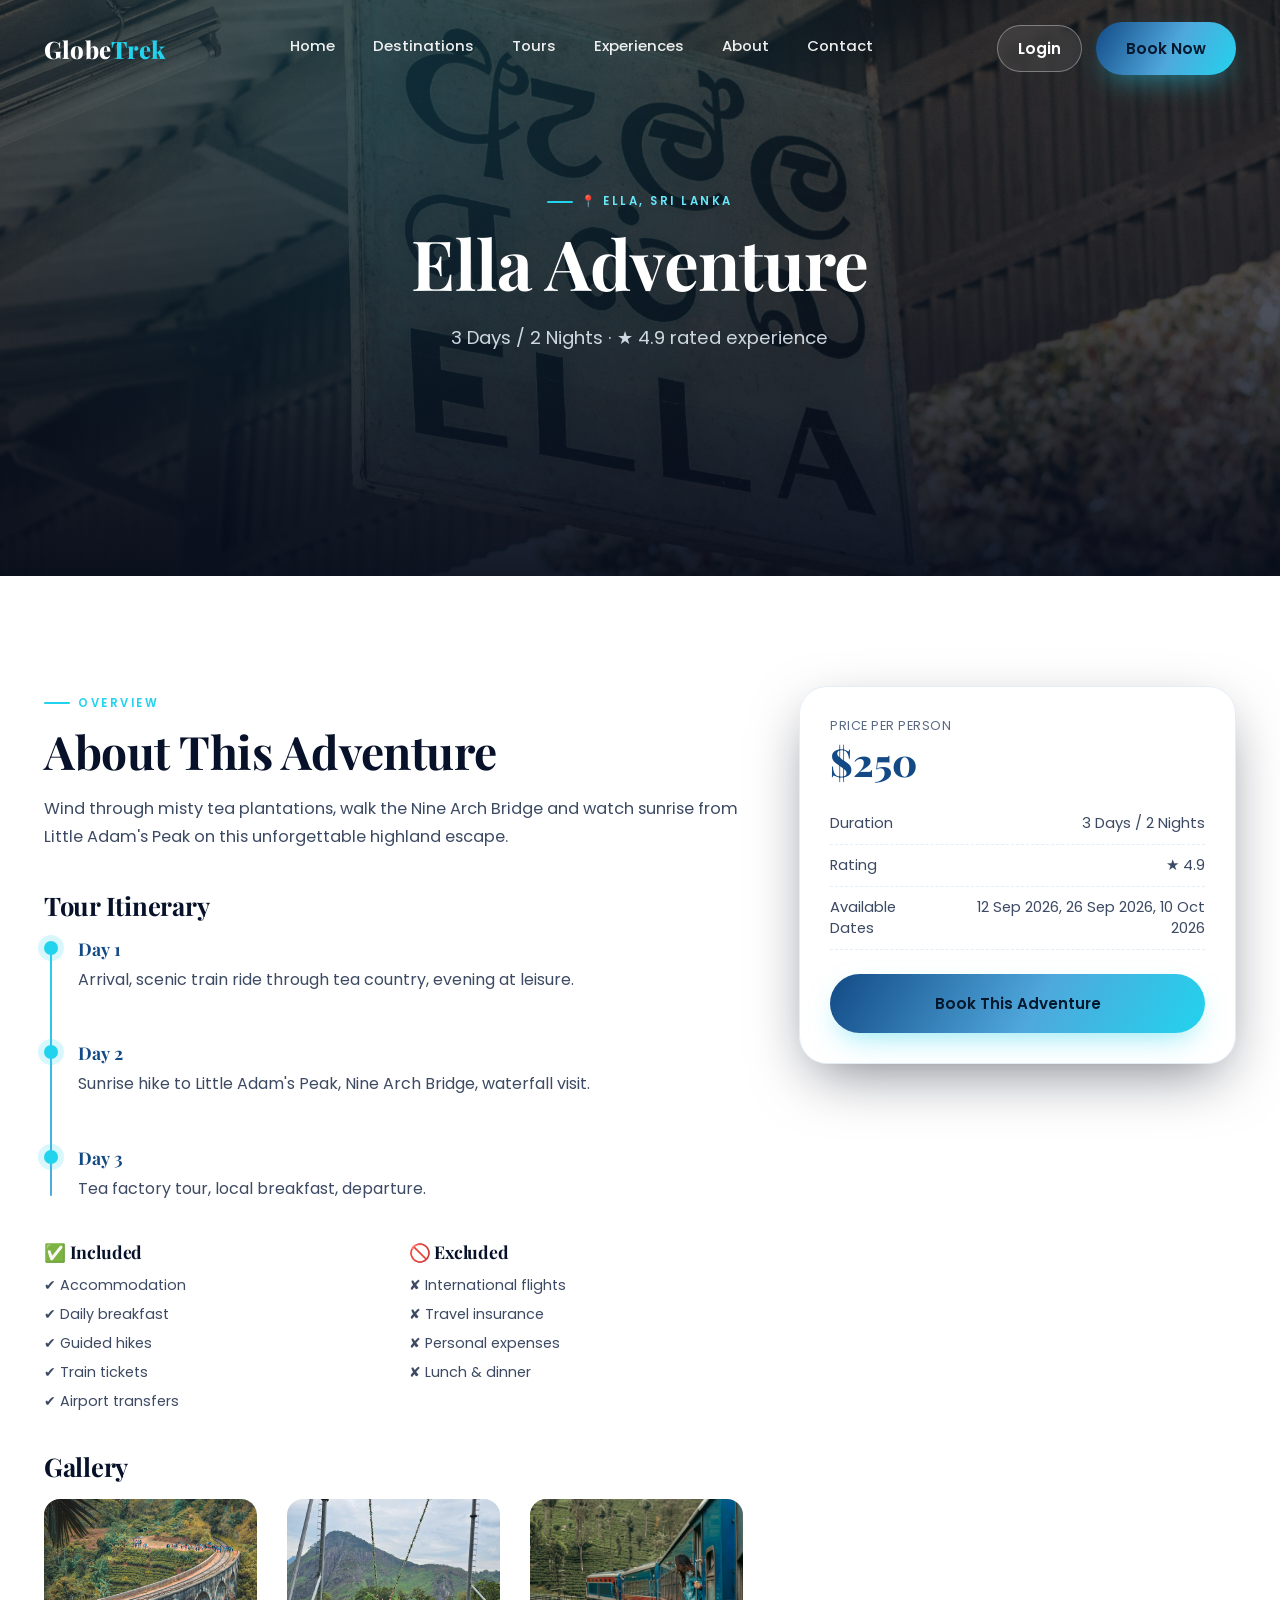
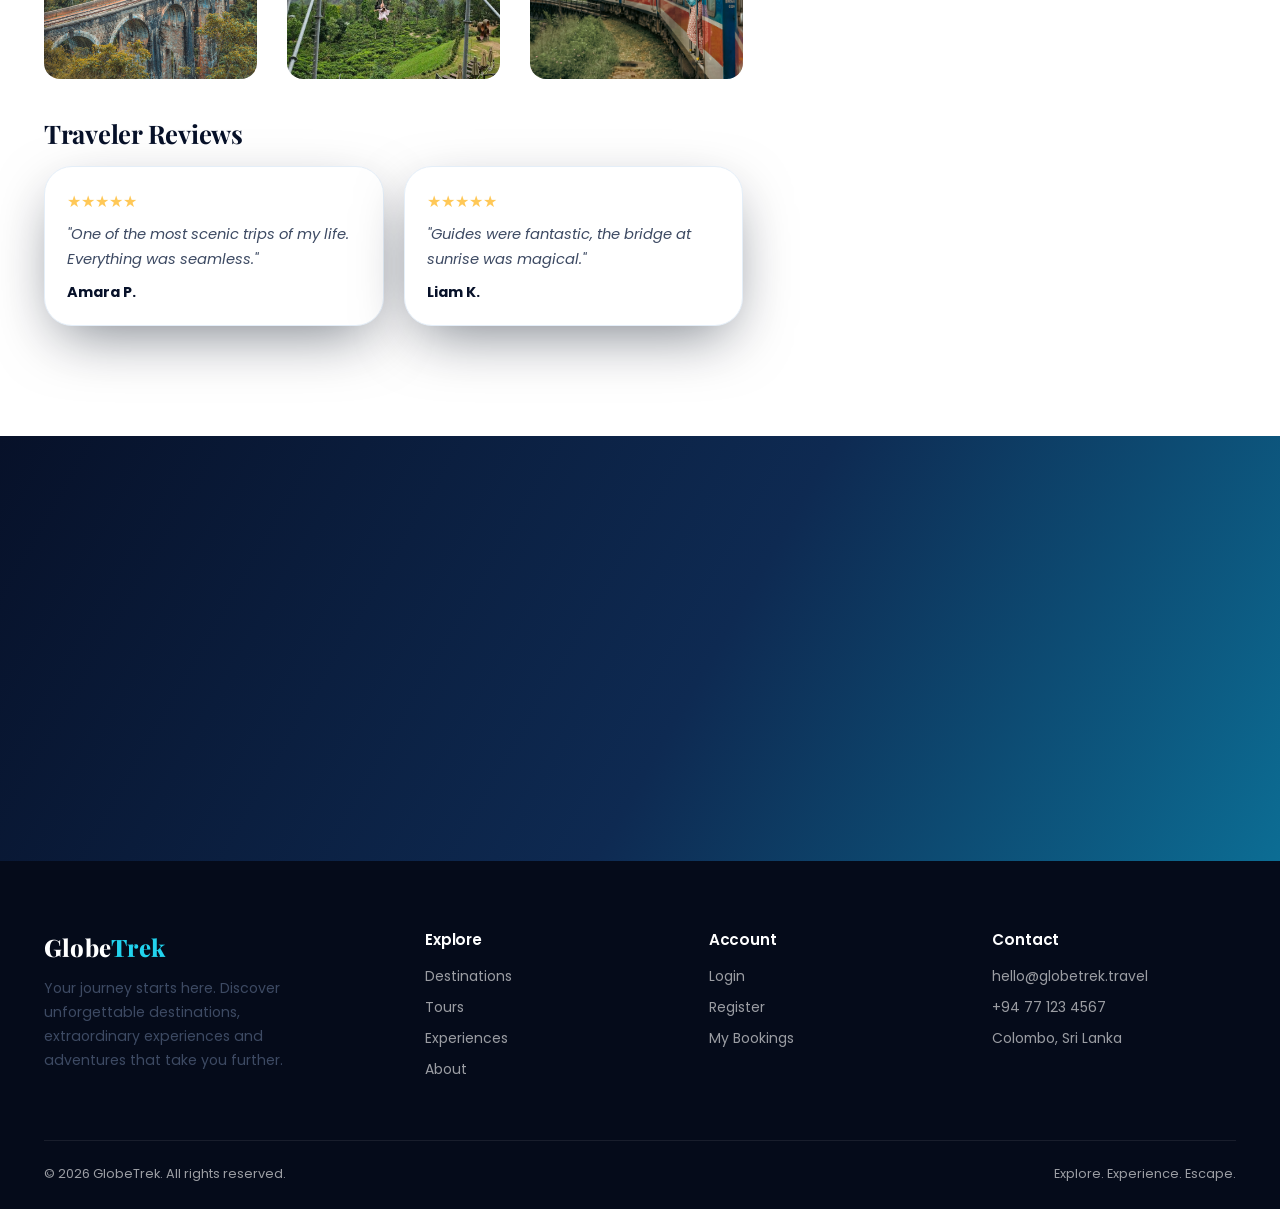
<file: tour-details.html>
<!DOCTYPE html>
<html lang="en">
<head>
<meta charset="UTF-8">
<meta name="viewport" content="width=device-width, initial-scale=1.0">
<title>Tour Details — GlobeTrek</title>
<link rel="stylesheet" href="css/style.css">
</head>
<body>

<div id="app-navbar" data-home="index.html"></div>

<main id="tour-root">
  <!-- populated by JS -->
</main>

<div id="app-footer" data-home="index.html"></div>

<script src="js/api.js"></script>
<script src="js/ui.js"></script>
<script src="js/booking.js"></script>
<script>
function getParam(name){ return new URLSearchParams(window.location.search).get(name); }

async function renderTourDetails(){
  const id = getParam('id');
  let tour = id ? await getTourById(id) : null;
  if(!tour){
    const all = await getTours();
    tour = all[0];
  }
  if(!tour){
    document.getElementById('tour-root').innerHTML = `
      <div class="section text-center" style="padding-top:160px;">
        <h2>Tour not found</h2>
        <p class="mt-16">Make sure the GlobeTrek backend is running, then try again.</p>
        <a href="index.html" class="btn btn-primary mt-24">Back to Home</a>
      </div>`;
    return;
  }
  document.title = tour.name + ' — GlobeTrek';

  const root = document.getElementById('tour-root');
  root.innerHTML = `
    <section class="hero" style="min-height:64vh;">
      <img class="hero-media" src="${tour.img}" alt="${tour.name}"> <!-- TOUR HERO IMAGE HERE -->
      <div class="hero-overlay"></div>
      <div class="hero-content" style="max-width:720px;">
        <div class="eyebrow">📍 ${tour.location}</div>
        <h1>${tour.name}</h1>
        <p>${tour.duration} · ★ ${tour.rating} rated experience</p>
      </div>
    </section>

    <section class="section section-white">
      <div class="container details-grid" id="details-grid">
        <div>
          <div class="reveal">
            <div class="eyebrow">Overview</div>
            <h2 style="margin-bottom:18px;">About This Adventure</h2>
            <p style="font-size:1.02rem;">${tour.description}</p>
          </div>

          <div class="reveal mt-40">
            <h3 style="margin-bottom:18px;">Tour Itinerary</h3>
            <div class="timeline" style="max-width:100%;">
              ${(tour.itinerary || []).map(it=>`
                <div class="timeline-item">
                  <div class="timeline-year" style="color:var(--blue-600); font-size:1.1rem;">${it.day}</div>
                  <p style="margin-top:6px;">${it.text}</p>
                </div>`).join('')}
            </div>
          </div>

          <div class="reveal mt-40 include-exclude-grid">
            <div>
              <h3 style="margin-bottom:14px; font-size:1.1rem;">✅ Included</h3>
              <ul style="display:flex; flex-direction:column; gap:8px;">
                ${(tour.included || []).map(i=>`<li style="font-size:.9rem; color:#3d4a63;">✔ ${i}</li>`).join('')}
              </ul>
            </div>
            <div>
              <h3 style="margin-bottom:14px; font-size:1.1rem;">🚫 Excluded</h3>
              <ul style="display:flex; flex-direction:column; gap:8px;">
                ${(tour.excluded || []).map(i=>`<li style="font-size:.9rem; color:#3d4a63;">✘ ${i}</li>`).join('')}
              </ul>
            </div>
          </div>

          <div class="reveal mt-40">
            <h3 style="margin-bottom:18px;">Gallery</h3>
            <div class="grid grid-3">
              ${(tour.gallery || []).map(g=>`<img src="${g}" style="border-radius:16px; height:180px; width:100%; object-fit:cover;" alt="${tour.name} gallery"> <!-- TOUR GALLERY IMAGES HERE -->`).join('')}
            </div>
          </div>

          <div class="reveal mt-40">
            <h3 style="margin-bottom:18px;">Traveler Reviews</h3>
            <div class="grid grid-2">
              ${(tour.reviews || []).map(r=>`
                <div class="glass" style="background:#fff; border:1px solid #e4eef8; padding:22px;">
                  <div style="color:#ffc857; margin-bottom:8px;">${'★'.repeat(r.rating)}${'☆'.repeat(5-r.rating)}</div>
                  <p style="font-style:italic; font-size:.92rem;">"${r.text}"</p>
                  <div style="font-weight:700; margin-top:10px; font-size:.9rem;">${r.name}</div>
                </div>`).join('')}
            </div>
          </div>
        </div>

        <aside class="glass reveal tour-sidebar" style="padding:30px; background:#fff; border:1px solid #e4eef8;">
          <div style="font-size:.8rem; color:#5a6a85; text-transform:uppercase; letter-spacing:.04em;">Price per person</div>
          <div style="font-family:var(--font-display); font-size:2.4rem; font-weight:800; color:var(--blue-600); margin-bottom:16px;">${fmtMoney(tour.price)}</div>
          <div class="price-line" style="border-color:#e4eef8; color:#3d4a63;"><span>Duration</span><span>${tour.duration}</span></div>
          <div class="price-line" style="border-color:#e4eef8; color:#3d4a63;"><span>Rating</span><span>★ ${tour.rating}</span></div>
          <div class="price-line" style="border-color:#e4eef8; color:#3d4a63;"><span>Available Dates</span><span style="text-align:right;">${(tour.dates || []).join(', ')}</span></div>
          <button class="btn btn-primary btn-block mt-24" style="padding:18px;" onclick="openBookingModal('${tour.id}')">Book This Adventure</button>
        </aside>
      </div>
    </section>

    <section class="section section-cta">
      <div class="container text-center reveal on-dark">
        <h2 style="margin-bottom:16px;">Ready for ${tour.name}?</h2>
        <p style="max-width:480px; margin:0 auto 30px;">Secure your spot today — your adventure is one booking away.</p>
        <button class="btn btn-primary" onclick="openBookingModal('${tour.id}')">Book This Adventure</button>
      </div>
    </section>
  `;
  initReveal();
}

document.addEventListener('DOMContentLoaded', renderTourDetails);
</script>
</body>
</html>
</file>
<file: css/style.css>
@import url('https://fonts.googleapis.com/css2?family=Playfair+Display:ital,wght@0,500;0,600;0,700;0,800;1,500&family=Poppins:wght@300;400;500;600;700;800&display=swap');

:root {
  --navy-950: #050b1a;
  --navy-900: #071129;
  --navy-800: #0b1c3d;
  --blue-700: #0e2a52;
  --blue-600: #134a86;
  --sky-500: #4fa8dc;
  --sky-400: #6fc3ee;
  --cyan-400: #22d3ee;
  --cyan-300: #67e8f9;
  --ice-100: #eaf5fd;
  --ice-50: #f5faff;
  --white: #ffffff;

  --glass-bg: rgba(255, 255, 255, 0.08);
  --glass-bg-strong: rgba(255, 255, 255, 0.14);
  --glass-border: rgba(255, 255, 255, 0.18);
  --glass-shadow: 0 20px 60px -15px rgba(4, 12, 30, 0.55);

  --grad-ocean: linear-gradient(135deg, #071129 0%, #0e2a52 45%, #134a86 75%, #22d3ee 130%);
  --grad-cta: linear-gradient(120deg, #134a86 0%, #4fa8dc 55%, #22d3ee 100%);
  --grad-glow: radial-gradient(circle at 30% 20%, rgba(34, 211, 238, 0.35), transparent 55%);

  --font-display: 'Playfair Display', serif;
  --font-body: 'Poppins', sans-serif;

  --r-sm: 12px;
  --r-md: 18px;
  --r-lg: 28px;
  --r-xl: 40px;

  --ease: cubic-bezier(.22, .68, 0, 1);
}

* {
  box-sizing: border-box;
  margin: 0;
  padding: 0;
}

html {
  scroll-behavior: smooth;
}

section[id],
[id] {
  scroll-margin-top: 88px;
}

body {
  font-family: var(--font-body);
  background: var(--ice-50);
  color: var(--navy-900);
  overflow-x: hidden;
  -webkit-font-smoothing: antialiased;
}

img {
  max-width: 100%;
  display: block;
}

a {
  color: inherit;
  text-decoration: none;
}

button {
  font-family: inherit;
  cursor: pointer;
  border: none;
  background: none;
}

input,
select,
textarea {
  font-family: inherit;
}

ul {
  list-style: none;
}

.container {
  width: 100%;
  max-width: 1240px;
  margin: 0 auto;
  padding: 0 24px;
}

@media (prefers-reduced-motion: reduce) {
  * {
    animation-duration: 0.001ms !important;
    animation-iteration-count: 1 !important;
    transition-duration: 0.001ms !important;
    scroll-behavior: auto !important;
  }
}


.eyebrow {
  display: inline-flex;
  align-items: center;
  gap: 8px;
  font-size: .72rem;
  letter-spacing: .22em;
  text-transform: uppercase;
  font-weight: 600;
  color: var(--cyan-400);
  margin-bottom: 14px;
}

.eyebrow::before {
  content: '';
  width: 26px;
  height: 2px;
  background: var(--cyan-400);
  display: inline-block;
  border-radius: 2px;
}

h1,
h2,
h3,
h4 {
  font-family: var(--font-display);
  font-weight: 700;
  line-height: 1.12;
  letter-spacing: -0.01em;
}

h1 {
  font-size: clamp(2.6rem, 5.4vw, 4.6rem);
}

h2 {
  font-size: clamp(2rem, 3.6vw, 3rem);
}

h3 {
  font-size: clamp(1.3rem, 2vw, 1.7rem);
}

p {
  line-height: 1.7;
  color: #3d4a63;
}

.section-head {
  max-width: 640px;
  margin: 0 auto 56px;
  text-align: center;
}

.section-head p {
  margin-top: 14px;
  font-size: 1.02rem;
}

.on-dark h2,
.on-dark h3,
.on-dark .eyebrow {
  color: var(--white);
}

.on-dark p {
  color: rgba(234, 245, 253, 0.78);
}

.accent {
  color: var(--sky-500);
  font-style: italic;
}

.on-dark .accent {
  color: var(--cyan-300);
}


.btn {
  display: inline-flex;
  align-items: center;
  justify-content: center;
  gap: 10px;
  padding: 15px 30px;
  border-radius: 100px;
  font-weight: 600;
  font-size: .95rem;
  transition: transform .35s var(--ease), box-shadow .35s var(--ease), background .35s var(--ease);
  white-space: nowrap;
}

.btn:focus-visible {
  outline: 2px solid var(--cyan-400);
  outline-offset: 3px;
}

.btn-primary {
  background: var(--grad-cta);
  color: #04182e;
  box-shadow: 0 12px 30px -10px rgba(34, 211, 238, 0.55);
}

.btn-primary:hover {
  transform: translateY(-3px);
  box-shadow: 0 18px 40px -12px rgba(34, 211, 238, 0.7);
}

.btn-ghost {
  background: rgba(255, 255, 255, 0.08);
  color: var(--white);
  border: 1px solid rgba(255, 255, 255, 0.35);
  backdrop-filter: blur(8px);
}

.btn-ghost:hover {
  background: rgba(255, 255, 255, 0.18);
  transform: translateY(-3px);
}

.btn-dark {
  background: var(--navy-900);
  color: var(--white);
}

.btn-dark:hover {
  background: var(--blue-700);
  transform: translateY(-3px);
}

.btn-block {
  width: 100%;
}

.btn-outline {
  border: 1.5px solid var(--blue-600);
  color: var(--blue-600);
  background: transparent;
}

.btn-outline:hover {
  background: var(--blue-600);
  color: #fff;
  transform: translateY(-3px);
}

.btn-sm {
  padding: 9px 18px;
  font-size: .82rem;
}

.btn-danger {
  background: linear-gradient(120deg, #c0392b, #e74c3c);
  color: #fff;
}

.btn-danger:hover {
  transform: translateY(-2px);
  box-shadow: 0 10px 24px -10px rgba(231, 76, 60, .6);
}

.btn-success {
  background: linear-gradient(120deg, #159957, #22c574);
  color: #fff;
}

.btn-success:hover {
  transform: translateY(-2px);
  box-shadow: 0 10px 24px -10px rgba(21, 153, 87, .6);
}


.glass {
  background: var(--glass-bg);
  border: 1px solid var(--glass-border);
  backdrop-filter: blur(18px);
  -webkit-backdrop-filter: blur(18px);
  border-radius: var(--r-lg);
  box-shadow: var(--glass-shadow);
}

.glass-strong {
  background: var(--glass-bg-strong);
}

.glow-border {
  position: relative;
}

.glow-border::after {
  content: '';
  position: absolute;
  inset: -1px;
  border-radius: inherit;
  padding: 1px;
  background: linear-gradient(135deg, rgba(34, 211, 238, .55), rgba(79, 168, 220, 0) 40%, rgba(34, 211, 238, .4));
  -webkit-mask: linear-gradient(#fff 0 0) content-box, linear-gradient(#fff 0 0);
  -webkit-mask-composite: xor;
  mask-composite: exclude;
  pointer-events: none;
}

/* ---------- Navbar ---------- */
.navbar {
  position: fixed;
  top: 0;
  left: 0;
  right: 0;
  z-index: 1000;
  padding: 22px 0;
  transition: all .45s var(--ease);
}

.navbar .container {
  display: flex;
  align-items: center;
  justify-content: space-between;
}

.navbar.scrolled {
  padding: 12px 0;
  background: rgba(7, 17, 41, 0.78);
  backdrop-filter: blur(16px);
  box-shadow: 0 10px 30px -10px rgba(0, 0, 0, .4);
}

.nav-logo {
  font-family: var(--font-display);
  font-size: 1.5rem;
  font-weight: 800;
  color: #fff;
  letter-spacing: .01em;
}

.nav-logo span {
  color: var(--cyan-400);
}

.nav-links {
  display: flex;
  align-items: center;
  gap: 38px;
}

.nav-links a {
  color: #fff;
  font-weight: 500;
  font-size: .93rem;
  position: relative;
  padding-bottom: 6px;
  opacity: .92;
}

.nav-links a::after {
  content: '';
  position: absolute;
  left: 0;
  bottom: 0;
  height: 2px;
  width: 0;
  background: linear-gradient(90deg, var(--sky-400), var(--cyan-400));
  border-radius: 2px;
  transition: width .35s var(--ease);
}

.nav-links a:hover::after,
.nav-links a.active::after {
  width: 100%;
}

.nav-actions {
  display: flex;
  align-items: center;
  gap: 14px;
}

.nav-actions .btn-ghost {
  padding: 11px 20px;
}

.nav-burger {
  display: none;
  flex-direction: column;
  gap: 5px;
  width: 30px;
  z-index: 1100;
}

.nav-burger span {
  height: 2px;
  background: #fff;
  border-radius: 2px;
  transition: .35s var(--ease);
}

.nav-burger.open span:nth-child(1) {
  transform: translateY(7px) rotate(45deg);
}

.nav-burger.open span:nth-child(2) {
  opacity: 0;
}

.nav-burger.open span:nth-child(3) {
  transform: translateY(-7px) rotate(-45deg);
}

.mobile-menu {
  position: fixed;
  inset: 0;
  background: rgba(6, 14, 33, 0.98);
  z-index: 1050;
  display: flex;
  flex-direction: column;
  align-items: center;
  justify-content: center;
  gap: 28px;
  transform: translateY(-100%);
  transition: transform .45s var(--ease);
  backdrop-filter: blur(20px);
}

.mobile-menu.open {
  transform: translateY(0);
}

.mobile-menu a {
  color: #fff;
  font-size: 1.4rem;
  font-family: var(--font-display);
}

.mobile-menu .btn {
  margin-top: 12px;
}

@media (max-width:960px) {
  .nav-links {
    display: none;
  }

  .nav-actions .btn-ghost,
  .nav-actions .btn-primary {
    display: none;
  }

  .nav-burger {
    display: flex;
  }
}


.hero {
  position: relative;
  min-height: 92vh;
  display: flex;
  align-items: center;
  justify-content: center;
  text-align: center;
  overflow: hidden;
  background: var(--navy-950);
}

.hero-media {
  position: absolute;
  inset: 0;
  width: 100%;
  height: 100%;
  object-fit: cover;
}

.hero-overlay {
  position: absolute;
  inset: 0;
  background: linear-gradient(180deg, rgba(5, 11, 26, .55) 0%, rgba(5, 11, 26, .72) 55%, rgba(5, 11, 26, .94) 100%), var(--grad-glow);
}

.hero-content {
  position: relative;
  z-index: 2;
  max-width: 840px;
  padding: 0 24px;
  color: #fff;
}

.hero-content .eyebrow {
  justify-content: center;
  color: var(--cyan-300);
}

.hero-content h1 {
  color: #fff;
  margin-bottom: 20px;
}

.hero-content p {
  color: rgba(234, 245, 253, .86);
  font-size: 1.15rem;
  max-width: 600px;
  margin: 0 auto 38px;
}

.hero-btns {
  display: flex;
  gap: 18px;
  justify-content: center;
  flex-wrap: wrap;
}

.scroll-indicator {
  position: absolute;
  bottom: 34px;
  left: 50%;
  transform: translateX(-50%);
  z-index: 2;
  display: flex;
  flex-direction: column;
  align-items: center;
  gap: 8px;
  color: rgba(255, 255, 255, .75);
  font-size: .72rem;
  letter-spacing: .2em;
  text-transform: uppercase;
}

.scroll-indicator .dot-track {
  width: 2px;
  height: 38px;
  background: rgba(255, 255, 255, .25);
  border-radius: 2px;
  position: relative;
  overflow: hidden;
}

.scroll-indicator .dot-track::after {
  content: '';
  position: absolute;
  top: 0;
  left: 0;
  width: 100%;
  height: 14px;
  background: var(--cyan-400);
  border-radius: 2px;
  animation: scrolldown 1.8s infinite ease-in-out;
}

@keyframes scrolldown {
  0% {
    transform: translateY(-100%);
  }

  100% {
    transform: translateY(140%);
  }
}


.section {
  padding: 110px 0;
}

.section-navy {
  background: var(--navy-900);
  position: relative;
  overflow: hidden;
}

.section-navy::before {
  content: '';
  position: absolute;
  inset: 0;
  background: var(--grad-glow);
  opacity: .6;
  pointer-events: none;
}

.section-ice {
  background: var(--ice-100);
}

.section-white {
  background: var(--white);
}

.section-gradient {
  background: linear-gradient(160deg, var(--ice-100), #dceefc);
}

.section-cta {
  background: linear-gradient(120deg, var(--navy-900), var(--blue-700) 55%, #0c6d94);
}


.reveal {
  opacity: 0;
  transform: translateY(32px);
  transition: opacity .8s var(--ease), transform .8s var(--ease);
}

.reveal.in {
  opacity: 1;
  transform: translateY(0);
}

.reveal-scale {
  opacity: 0;
  transform: scale(.94);
  transition: opacity .8s var(--ease), transform .8s var(--ease);
}

.reveal-scale.in {
  opacity: 1;
  transform: scale(1);
}

.stagger>* {
  transition-delay: calc(var(--i, 0) * 90ms);
}


.grid {
  display: grid;
  gap: 30px;
}

.grid-3 {
  grid-template-columns: repeat(3, 1fr);
}

.grid-4 {
  grid-template-columns: repeat(4, 1fr);
}

@media(max-width:960px) {

  .grid-3,
  .grid-4 {
    grid-template-columns: repeat(2, 1fr);
  }
}

@media(max-width:640px) {

  .grid-3,
  .grid-4 {
    grid-template-columns: 1fr;
  }
}

.dest-card {
  position: relative;
  border-radius: var(--r-lg);
  overflow: hidden;
  height: 380px;
  cursor: pointer;
  transition: transform .5s var(--ease), box-shadow .5s var(--ease);
}

.dest-card img {
  width: 100%;
  height: 100%;
  object-fit: cover;
  transition: transform .7s var(--ease);
}

.dest-card:hover {
  transform: translateY(-10px);
  box-shadow: 0 30px 60px -20px rgba(14, 42, 82, .45);
}

.dest-card:hover img {
  transform: scale(1.09);
}

.dest-overlay {
  position: absolute;
  inset: 0;
  display: flex;
  flex-direction: column;
  justify-content: flex-end;
  padding: 26px;
  background: linear-gradient(0deg, rgba(4, 12, 28, .92) 0%, rgba(4, 12, 28, .15) 60%, transparent 100%);
  color: #fff;
}

.dest-loc {
  display: flex;
  align-items: center;
  gap: 6px;
  font-size: .78rem;
  color: var(--cyan-300);
  margin-bottom: 6px;
  letter-spacing: .05em;
  text-transform: uppercase;
}

.dest-overlay h3 {
  color: #fff;
  margin-bottom: 8px;
}

.dest-overlay p {
  color: rgba(255, 255, 255, .78);
  font-size: .88rem;
  margin-bottom: 14px;
}

.dest-arrow {
  width: 40px;
  height: 40px;
  border-radius: 50%;
  border: 1px solid rgba(255, 255, 255, .4);
  display: flex;
  align-items: center;
  justify-content: center;
  transition: .4s var(--ease);
}

.dest-card:hover .dest-arrow {
  background: var(--cyan-400);
  border-color: var(--cyan-400);
  transform: translateX(6px);
  color: #04182e;
}

.tour-card {
  border-radius: var(--r-lg);
  overflow: hidden;
  background: var(--glass-bg-strong);
  border: 1px solid var(--glass-border);
  backdrop-filter: blur(16px);
  transition: transform .5s var(--ease), box-shadow .5s var(--ease), border-color .4s var(--ease);
  display: flex;
  flex-direction: column;
}

.tour-card:hover {
  transform: translateY(-8px);
  box-shadow: 0 25px 55px -18px rgba(34, 211, 238, .28);
  border-color: rgba(34, 211, 238, .5);
}

.tour-media {
  position: relative;
  height: 220px;
  overflow: hidden;
}

.tour-media img {
  width: 100%;
  height: 100%;
  object-fit: cover;
  transition: transform .6s var(--ease);
}

.tour-card:hover .tour-media img {
  transform: scale(1.08);
}

.tour-price-tag {
  position: absolute;
  top: 16px;
  right: 16px;
  background: rgba(5, 11, 26, .72);
  backdrop-filter: blur(10px);
  color: #fff;
  padding: 8px 14px;
  border-radius: 100px;
  font-size: .8rem;
  font-weight: 600;
  border: 1px solid rgba(255, 255, 255, .25);
}

.tour-price-tag b {
  color: var(--cyan-300);
  font-size: .95rem;
}

.tour-body {
  padding: 24px;
  display: flex;
  flex-direction: column;
  gap: 10px;
  flex: 1;
}

.tour-loc {
  display: flex;
  align-items: center;
  gap: 6px;
  font-size: .76rem;
  letter-spacing: .05em;
  text-transform: uppercase;
  color: var(--sky-400);
}

.tour-body h3 {
  color: #fff;
}

.tour-meta {
  display: flex;
  align-items: center;
  gap: 16px;
  font-size: .82rem;
  color: rgba(255, 255, 255, .7);
  margin: 4px 0 8px;
}

.tour-meta span {
  display: flex;
  align-items: center;
  gap: 6px;
}

.tour-rating {
  color: #ffc857;
  font-weight: 600;
  font-size: .85rem;
  display: flex;
  align-items: center;
  gap: 4px;
}

.tour-actions {
  display: flex;
  gap: 10px;
  margin-top: auto;
  padding-top: 6px;
}

.tour-actions .btn {
  flex: 1;
  padding: 12px 16px;
  font-size: .84rem;
}


.value-card {
  padding: 34px 28px;
  border-radius: var(--r-lg);
  text-align: left;
  position: relative;
  transition: transform .45s var(--ease), box-shadow .45s var(--ease);
}

.value-card:hover {
  transform: translateY(-8px);
}

.value-icon {
  width: 56px;
  height: 56px;
  border-radius: 16px;
  display: flex;
  align-items: center;
  justify-content: center;
  background: linear-gradient(135deg, rgba(34, 211, 238, .18), rgba(79, 168, 220, .1));
  margin-bottom: 18px;
  color: var(--cyan-400);
}

.on-dark .value-card {
  background: var(--glass-bg);
  border: 1px solid var(--glass-border);
  backdrop-filter: blur(14px);
}

.on-dark .value-card h3 {
  color: #fff;
}

.section-white .value-card,
.section-ice .value-card {
  background: #fff;
  box-shadow: 0 12px 34px -18px rgba(14, 42, 82, .25);
  border: 1px solid #e4eef8;
}


.stats-row {
  display: flex;
  justify-content: space-around;
  flex-wrap: wrap;
  gap: 40px;
  text-align: center;
}

.stat-num {
  font-family: var(--font-display);
  font-size: clamp(2.2rem, 4vw, 3.2rem);
  font-weight: 800;
  color: #fff;
}

.stat-label {
  color: rgba(255, 255, 255, .7);
  font-size: .85rem;
  letter-spacing: .04em;
  margin-top: 6px;
}

.section-white .stat-num,
.section-ice .stat-num {
  color: var(--navy-900);
}

.section-white .stat-label,
.section-ice .stat-label {
  color: #5a6a85;
}


.timeline {
  position: relative;
  max-width: 760px;
  margin: 0 auto;
  padding-left: 34px;
}

.timeline::before {
  content: '';
  position: absolute;
  left: 6px;
  top: 6px;
  bottom: 6px;
  width: 2px;
  background: linear-gradient(180deg, var(--cyan-400), var(--sky-500));
  border-radius: 2px;
}

.timeline-item {
  position: relative;
  padding-bottom: 48px;
}

.timeline-item:last-child {
  padding-bottom: 0;
}

.timeline-item::before {
  content: '';
  position: absolute;
  left: -34px;
  top: 4px;
  width: 14px;
  height: 14px;
  border-radius: 50%;
  background: var(--cyan-400);
  box-shadow: 0 0 0 6px rgba(34, 211, 238, .18);
}

.timeline-year {
  font-family: var(--font-display);
  font-size: 1.4rem;
  color: var(--cyan-300);
  font-weight: 700;
}

.timeline-item h4 {
  color: #fff;
  margin: 4px 0 8px;
}


.form-group {
  margin-bottom: 20px;
}

.form-group label {
  display: block;
  font-size: .83rem;
  font-weight: 600;
  margin-bottom: 8px;
  color: var(--navy-900);
}

.on-dark .form-group label {
  color: #fff;
}

.form-control {
  width: 100%;
  padding: 14px 16px;
  border-radius: var(--r-sm);
  border: 1.5px solid #dce7f4;
  background: #fff;
  font-size: .94rem;
  transition: border-color .3s, box-shadow .3s;
}

.form-control:focus {
  outline: none;
  border-color: var(--sky-500);
  box-shadow: 0 0 0 4px rgba(79, 168, 220, .18);
}

.on-dark .form-control {
  background: rgba(255, 255, 255, .08);
  border-color: rgba(255, 255, 255, .25);
  color: #fff;
}

.on-dark .form-control::placeholder {
  color: rgba(255, 255, 255, .45);
}

.field-error {
  color: #ff6b6b;
  font-size: .78rem;
  margin-top: 6px;
  display: none;
}

.form-control.invalid {
  border-color: #ff6b6b;
}

.form-control.invalid~.field-error {
  display: block;
}

.form-row {
  display: flex;
  gap: 16px;
}

.form-row .form-group {
  flex: 1;
}

.form-check {
  display: flex;
  align-items: center;
  gap: 8px;
  font-size: .85rem;
}

.form-links {
  display: flex;
  justify-content: space-between;
  font-size: .85rem;
  margin-top: 2px;
}

.form-links a {
  color: var(--sky-500);
  font-weight: 600;
}


.toast-wrap {
  position: fixed;
  top: 24px;
  right: 24px;
  z-index: 5000;
  display: flex;
  flex-direction: column;
  gap: 12px;
}

.toast {
  min-width: 280px;
  max-width: 360px;
  padding: 16px 20px;
  border-radius: var(--r-md);
  background: #fff;
  box-shadow: 0 20px 45px -15px rgba(14, 42, 82, .35);
  border-left: 4px solid var(--cyan-400);
  display: flex;
  gap: 12px;
  align-items: flex-start;
  transform: translateX(120%);
  transition: transform .5s var(--ease);
  font-size: .88rem;
}

.toast.show {
  transform: translateX(0);
}

.toast.success {
  border-color: #22c574;
}

.toast.error {
  border-color: #e74c3c;
}

.toast b {
  display: block;
  margin-bottom: 2px;
}


footer {
  background: var(--navy-950);
  color: rgba(255, 255, 255, .6);
  padding: 70px 0 26px;
}

.footer-grid {
  display: grid;
  grid-template-columns: 1.4fr 1fr 1fr 1fr;
  gap: 40px;
  padding-bottom: 50px;
  border-bottom: 1px solid rgba(255, 255, 255, .08);
}

.footer-grid h4 {
  color: #fff;
  font-size: .95rem;
  margin-bottom: 18px;
  font-family: var(--font-body);
  font-weight: 600;
}

.footer-grid li {
  margin-bottom: 10px;
  font-size: .87rem;
}

.footer-grid li a:hover {
  color: var(--cyan-300);
}

.footer-bottom {
  padding-top: 24px;
  display: flex;
  justify-content: space-between;
  font-size: .8rem;
  flex-wrap: wrap;
  gap: 12px;
}

@media(max-width:800px) {
  .footer-grid {
    grid-template-columns: 1fr 1fr;
  }
}


.modal-backdrop {
  position: fixed;
  inset: 0;
  z-index: 3000;
  background: rgba(4, 10, 24, .7);
  backdrop-filter: blur(6px);
  display: flex;
  align-items: center;
  justify-content: center;
  padding: 20px;
  opacity: 0;
  pointer-events: none;
  transition: opacity .4s var(--ease);
}

.modal-backdrop.open {
  opacity: 1;
  pointer-events: all;
}

.booking-shell {
  width: 100%;
  max-width: 1040px;
  max-height: 92vh;
  overflow: auto;
  border-radius: var(--r-xl);
  position: relative;
  transform: translateY(30px) scale(.98);
  transition: transform .5s var(--ease);
  background-size: cover;
  background-position: center;
}

.modal-backdrop.open .booking-shell {
  transform: translateY(0) scale(1);
}

.booking-shell-inner {
  background: linear-gradient(120deg, rgba(5, 12, 28, .92), rgba(10, 28, 58, .9));
  backdrop-filter: blur(18px);
  padding: 44px;
  display: grid;
  grid-template-columns: 1.3fr 1fr;
  gap: 40px;
}

.modal-close {
  position: absolute;
  top: 20px;
  right: 20px;
  width: 38px;
  height: 38px;
  border-radius: 50%;
  background: rgba(255, 255, 255, .1);
  border: 1px solid rgba(255, 255, 255, .25);
  color: #fff;
  z-index: 5;
  display: flex;
  align-items: center;
  justify-content: center;
  font-size: 1.1rem;
  transition: .3s;
}

.modal-close:hover {
  background: rgba(255, 255, 255, .25);
}

.counter {
  display: flex;
  align-items: center;
  gap: 20px;
}

.counter button {
  width: 44px;
  height: 44px;
  border-radius: 50%;
  background: var(--glass-bg-strong);
  color: #fff;
  font-size: 1.3rem;
  border: 1px solid var(--glass-border);
  transition: .3s;
}

.counter button:hover {
  background: var(--cyan-400);
  color: #04182e;
}

.counter button:disabled {
  opacity: .35;
  cursor: not-allowed;
}

.counter-num {
  font-family: var(--font-display);
  font-size: 1.9rem;
  color: #fff;
  min-width: 50px;
  text-align: center;
}

.price-line {
  display: flex;
  justify-content: space-between;
  padding: 10px 0;
  font-size: .92rem;
  color: rgba(255, 255, 255, .78);
  border-bottom: 1px dashed rgba(255, 255, 255, .15);
}

.price-total {
  display: flex;
  justify-content: space-between;
  align-items: center;
  padding-top: 18px;
  margin-top: 8px;
}

.price-total .amount {
  font-family: var(--font-display);
  font-size: 2.4rem;
  color: var(--cyan-300);
  font-weight: 800;
  transition: transform .25s;
}

.summary-card {
  background: rgba(255, 255, 255, .06);
  border: 1px solid rgba(255, 255, 255, .16);
  border-radius: var(--r-lg);
  padding: 28px;
}

@media(max-width:820px) {
  .booking-shell-inner {
    grid-template-columns: 1fr;
    padding: 28px;
  }
}


.confirm-wrap {
  text-align: center;
  padding: 24px 14px;
  max-width: 540px;
  margin: 0 auto;
}

.confirm-check {
  width: 84px;
  height: 84px;
  border-radius: 50%;
  margin: 0 auto 20px;
  display: flex;
  align-items: center;
  justify-content: center;
  background: linear-gradient(135deg, #10b981, #059669);
  color: #fff;
  font-size: 2.2rem;
  box-shadow: 0 0 35px rgba(16, 185, 129, .4), inset 0 2px 4px rgba(255, 255, 255, .3);
  animation: pop .6s var(--ease);
}

@keyframes pop {
  0% {
    transform: scale(0);
    opacity: 0;
  }

  70% {
    transform: scale(1.12);
  }

  100% {
    transform: scale(1);
    opacity: 1;
  }
}

.ref-badge {
  display: inline-block;
  margin-top: 14px;
  padding: 9px 22px;
  border-radius: 100px;
  background: rgba(255, 255, 255, .07);
  border: 1px solid rgba(255, 255, 255, .18);
  color: var(--cyan-300);
  font-weight: 600;
  letter-spacing: .04em;
  font-size: .9rem;
  backdrop-filter: blur(8px);
}


.pending-btn-wrap {
  margin: 18px 0 10px;
  display: flex;
  flex-direction: column;
  align-items: center;
  gap: 12px;
}

.btn-pending-status {
  display: inline-flex;
  align-items: center;
  gap: 12px;
  padding: 12px 24px;
  border-radius: 100px;
  background: linear-gradient(135deg, rgba(245, 158, 11, 0.22), rgba(217, 119, 6, 0.34));
  border: 1px solid rgba(251, 191, 36, 0.6);
  box-shadow: 0 8px 30px -4px rgba(245, 158, 11, 0.4), inset 0 1px 2px rgba(255, 255, 255, 0.25);
  backdrop-filter: blur(14px);
  color: #fff;
  font-family: var(--font-sans);
  font-size: 0.94rem;
  font-weight: 700;
  letter-spacing: 0.03em;
  cursor: pointer;
  position: relative;
  overflow: hidden;
  transition: all 0.35s cubic-bezier(0.2, 0.8, 0.2, 1);
  text-decoration: none;
}

.btn-pending-status::before {
  content: '';
  position: absolute;
  top: 0;
  left: -100%;
  width: 60%;
  height: 100%;
  background: linear-gradient(90deg, transparent, rgba(255, 255, 255, 0.3), transparent);
  transform: skewX(-20deg);
  animation: pendingShimmer 3.5s infinite;
}

@keyframes pendingShimmer {
  0% {
    left: -100%;
  }

  35%,
  100% {
    left: 160%;
  }
}

.btn-pending-status:hover {
  transform: translateY(-3px) scale(1.02);
  border-color: rgba(251, 191, 36, 0.9);
  box-shadow: 0 14px 38px -4px rgba(245, 158, 11, 0.6), inset 0 1px 3px rgba(255, 255, 255, 0.4);
  background: linear-gradient(135deg, rgba(245, 158, 11, 0.3), rgba(217, 119, 6, 0.45));
}

.btn-pending-status:active {
  transform: translateY(0) scale(0.99);
}

/* Pulsing radar beacon dot */
.pulse-beacon {
  position: relative;
  width: 14px;
  height: 14px;
  display: flex;
  align-items: center;
  justify-content: center;
  flex-shrink: 0;
}

.beacon-dot {
  width: 9px;
  height: 9px;
  border-radius: 50%;
  background: #fbbf24;
  box-shadow: 0 0 10px #f59e0b, 0 0 16px #fbbf24;
  position: relative;
  z-index: 2;
}

.beacon-ring {
  position: absolute;
  inset: -3px;
  border-radius: 50%;
  border: 2px solid #f59e0b;
  animation: beaconPulse 2s cubic-bezier(0.2, 0, 0, 1) infinite;
  opacity: 0;
}

@keyframes beaconPulse {
  0% {
    transform: scale(0.6);
    opacity: 0.9;
  }

  60% {
    transform: scale(1.8);
    opacity: 0;
  }

  100% {
    transform: scale(2);
    opacity: 0;
  }
}

.status-badge-tag {
  background: rgba(251, 191, 36, 0.24);
  border: 1px solid rgba(251, 191, 36, 0.5);
  color: #fef08a;
  font-size: 0.72rem;
  font-weight: 700;
  text-transform: uppercase;
  letter-spacing: 0.07em;
  padding: 3px 9px;
  border-radius: 100px;
  margin-left: 4px;
}

.pending-helper-card {
  background: rgba(15, 23, 42, 0.7);
  border: 1px solid rgba(251, 191, 36, 0.35);
  border-radius: 14px;
  padding: 12px 18px;
  max-width: 440px;
  font-size: 0.84rem;
  color: rgba(255, 255, 255, 0.88);
  display: flex;
  align-items: center;
  gap: 12px;
  text-align: left;
  backdrop-filter: blur(10px);
  box-shadow: 0 8px 24px rgba(0, 0, 0, 0.25);
  transition: all .3s var(--ease);
}

.pending-helper-card .helper-icon {
  font-size: 1.25rem;
  flex-shrink: 0;
}

/* Booking Mini Progress Tracker */
.booking-tracker {
  display: flex;
  align-items: center;
  justify-content: space-between;
  width: 100%;
  max-width: 430px;
  margin: 20px auto 14px;
  padding: 14px 20px;
  background: rgba(255, 255, 255, 0.05);
  border: 1px solid rgba(255, 255, 255, 0.12);
  border-radius: 18px;
  backdrop-filter: blur(12px);
}

.tracker-step {
  display: flex;
  flex-direction: column;
  align-items: center;
  gap: 6px;
  position: relative;
  z-index: 1;
}

.tracker-step .step-circle {
  width: 32px;
  height: 32px;
  border-radius: 50%;
  display: flex;
  align-items: center;
  justify-content: center;
  font-size: 0.82rem;
  font-weight: 700;
  transition: all .3s var(--ease);
}

.tracker-step.completed .step-circle {
  background: #10b981;
  color: #fff;
  box-shadow: 0 0 14px rgba(16, 185, 129, 0.5);
}

.tracker-step.active .step-circle {
  background: linear-gradient(135deg, #f59e0b, #d97706);
  color: #fff;
  border: 2px solid #fbbf24;
  box-shadow: 0 0 18px rgba(245, 158, 11, 0.6);
  position: relative;
}

.tracker-step.upcoming .step-circle {
  background: rgba(255, 255, 255, 0.1);
  color: rgba(255, 255, 255, 0.45);
  border: 1px dashed rgba(255, 255, 255, 0.25);
}

.tracker-step .step-label {
  font-size: 0.74rem;
  font-weight: 600;
  color: rgba(255, 255, 255, 0.7);
  letter-spacing: 0.02em;
}

.tracker-step.active .step-label {
  color: #fbbf24;
  font-weight: 700;
}

.tracker-step.completed .step-label {
  color: #a7f3d0;
}

.tracker-line {
  flex: 1;
  height: 2px;
  background: rgba(255, 255, 255, 0.15);
  margin: 0 10px 18px;
  position: relative;
}

.tracker-line.active {
  background: linear-gradient(90deg, #10b981, #f59e0b);
}

/* Global status badges across tables and cards */
.status {
  display: inline-flex;
  align-items: center;
  gap: 8px;
  padding: 6px 14px;
  border-radius: 100px;
  font-size: 0.8rem;
  font-weight: 700;
  letter-spacing: 0.02em;
  transition: transform .2s ease, box-shadow .2s ease;
}

.status:hover {
  transform: translateY(-1px);
}

.status.pending {
  background: linear-gradient(135deg, #fef3c7, #fde68a);
  color: #92400e;
  border: 1px solid #fcd34d;
  box-shadow: 0 2px 10px -2px rgba(245, 158, 11, 0.25);
}

.on-dark .status.pending,
.admin-shell .status.pending,
.modal-backdrop .status.pending {
  background: linear-gradient(135deg, rgba(245, 158, 11, 0.18), rgba(217, 119, 6, 0.28));
  color: #fde047;
  border: 1px solid rgba(251, 191, 36, 0.5);
  box-shadow: 0 4px 16px -2px rgba(245, 158, 11, 0.35);
}

.status.approved {
  background: linear-gradient(135deg, #dcfce7, #bbf7d0);
  color: #166534;
  border: 1px solid #86efac;
  box-shadow: 0 2px 10px -2px rgba(34, 197, 94, 0.25);
}

.on-dark .status.approved,
.admin-shell .status.approved,
.modal-backdrop .status.approved {
  background: linear-gradient(135deg, rgba(34, 197, 94, 0.18), rgba(21, 128, 61, 0.28));
  color: #86efac;
  border: 1px solid rgba(74, 222, 128, 0.5);
  box-shadow: 0 4px 16px -2px rgba(34, 197, 94, 0.35);
}

.status.rejected {
  background: linear-gradient(135deg, #fee2e2, #fecaca);
  color: #991b1b;
  border: 1px solid #fca5a5;
  box-shadow: 0 2px 10px -2px rgba(239, 68, 68, 0.25);
}

.on-dark .status.rejected,
.admin-shell .status.rejected,
.modal-backdrop .status.rejected {
  background: linear-gradient(135deg, rgba(239, 68, 68, 0.18), rgba(185, 28, 28, 0.28));
  color: #fca5a5;
  border: 1px solid rgba(248, 113, 113, 0.5);
  box-shadow: 0 4px 16px -2px rgba(239, 68, 68, 0.35);
}

.status-dot {
  width: 8px;
  height: 8px;
  border-radius: 50%;
  display: inline-block;
  flex-shrink: 0;
}

.status.pending .status-dot {
  background: #f59e0b;
  box-shadow: 0 0 8px #f59e0b;
  animation: beaconPulse 2s infinite;
}

.status.approved .status-dot {
  background: #22c574;
  box-shadow: 0 0 8px #22c574;
}

.status.rejected .status-dot {
  background: #ef4444;
  box-shadow: 0 0 8px #ef4444;
}


.auth-page {
  min-height: 100vh;
  display: grid;
  grid-template-columns: 1fr 1fr;
}

.auth-visual {
  position: relative;
  background: var(--navy-950);
}

.auth-visual img {
  width: 100%;
  height: 100%;
  object-fit: cover;
  opacity: .75;
}

.auth-visual::after {
  content: '';
  position: absolute;
  inset: 0;
  background: linear-gradient(160deg, rgba(7, 17, 41, .4), rgba(7, 17, 41, .92));
}

.auth-visual-content {
  position: absolute;
  inset: 0;
  display: flex;
  flex-direction: column;
  justify-content: flex-end;
  padding: 60px;
  color: #fff;
  z-index: 2;
}

.auth-visual-content .nav-logo {
  margin-bottom: 20px;
}

.auth-form-side {
  display: flex;
  align-items: center;
  justify-content: center;
  padding: 60px 24px;
  background: var(--ice-50);
}

.auth-card {
  width: 100%;
  max-width: 420px;
}

.auth-card h2 {
  margin-bottom: 8px;
}

.auth-card>p {
  margin-bottom: 32px;
  color: #5a6a85;
}

@media(max-width:900px) {
  .auth-page {
    grid-template-columns: 1fr;
  }

  .auth-visual {
    display: none;
  }
}


.dash-shell {
  background: var(--ice-100);
  min-height: 100vh;
  padding-top: 110px;
  padding-bottom: 80px;
}

.dash-header {
  border-radius: var(--r-xl);
  background: var(--grad-ocean);
  color: #fff;
  padding: 44px;
  margin-bottom: 36px;
  display: flex;
  justify-content: space-between;
  align-items: center;
  flex-wrap: wrap;
  gap: 20px;
  position: relative;
  overflow: hidden;
}

.dash-header::before {
  content: '';
  position: absolute;
  inset: 0;
  background: var(--grad-glow);
}

.dash-header>* {
  position: relative;
  z-index: 1;
}

.dash-tabs {
  display: flex;
  gap: 10px;
  margin-bottom: 30px;
  flex-wrap: wrap;
}

.dash-tab {
  padding: 11px 22px;
  border-radius: 100px;
  font-weight: 600;
  font-size: .86rem;
  background: #fff;
  border: 1px solid #dce7f4;
  color: var(--navy-900);
  transition: .3s;
}

.dash-tab.active {
  background: var(--navy-900);
  color: #fff;
  border-color: var(--navy-900);
}

.dash-panel {
  display: none;
}

.dash-panel.active {
  display: block;
}

.booking-row {
  background: #fff;
  border-radius: var(--r-md);
  padding: 24px;
  display: flex;
  align-items: center;
  gap: 22px;
  box-shadow: 0 10px 30px -18px rgba(14, 42, 82, .25);
  margin-bottom: 16px;
  flex-wrap: wrap;
}

.booking-row img {
  width: 88px;
  height: 88px;
  border-radius: 14px;
  object-fit: cover;
}

.booking-row .info {
  flex: 1;
  min-width: 200px;
}

.booking-row .info h4 {
  font-family: var(--font-body);
  font-weight: 700;
  font-size: 1.02rem;
}

.booking-row .meta {
  display: flex;
  gap: 18px;
  font-size: .82rem;
  color: #5a6a85;
  margin-top: 6px;
  flex-wrap: wrap;
}

.booking-row .price {
  font-family: var(--font-display);
  font-weight: 700;
  font-size: 1.2rem;
  color: var(--blue-600);
  text-align: right;
}

.empty-state {
  text-align: center;
  padding: 60px 20px;
  color: #5a6a85;
}

.empty-state .icon {
  width: 64px;
  height: 64px;
  margin: 0 auto 18px;
  opacity: .5;
}

/* ---------- Admin ---------- */
.admin-shell {
  background: var(--navy-950);
  min-height: 100vh;
  color: #fff;
}

.admin-topbar {
  position: sticky;
  top: 0;
  z-index: 100;
  background: rgba(7, 17, 41, .85);
  backdrop-filter: blur(14px);
  border-bottom: 1px solid rgba(255, 255, 255, .08);
  padding: 18px 0;
}

.admin-topbar .container {
  display: flex;
  justify-content: space-between;
  align-items: center;
}

.admin-main {
  padding: 46px 0 90px;
}

.admin-stats {
  display: grid;
  grid-template-columns: repeat(6, 1fr);
  gap: 18px;
  margin-bottom: 44px;
}

@media(max-width:1100px) {
  .admin-stats {
    grid-template-columns: repeat(3, 1fr);
  }
}

@media(max-width:640px) {
  .admin-stats {
    grid-template-columns: repeat(2, 1fr);
  }
}

.stat-card {
  background: var(--glass-bg);
  border: 1px solid var(--glass-border);
  border-radius: var(--r-md);
  padding: 22px;
  backdrop-filter: blur(14px);
}

.stat-card .n {
  font-family: var(--font-display);
  font-size: 2rem;
  font-weight: 800;
  color: var(--cyan-300);
}

.stat-card .l {
  font-size: .78rem;
  color: rgba(255, 255, 255, .65);
  margin-top: 6px;
  letter-spacing: .02em;
}

.admin-panel {
  background: var(--glass-bg);
  border: 1px solid var(--glass-border);
  border-radius: var(--r-lg);
  padding: 30px;
  backdrop-filter: blur(16px);
  margin-bottom: 36px;
}

.admin-panel-head {
  display: flex;
  justify-content: space-between;
  align-items: center;
  margin-bottom: 24px;
  flex-wrap: wrap;
  gap: 14px;
}

table {
  width: 100%;
  border-collapse: collapse;
  font-size: .86rem;
}

thead th {
  text-align: left;
  padding: 12px 14px;
  color: rgba(255, 255, 255, .55);
  font-weight: 600;
  font-size: .75rem;
  text-transform: uppercase;
  letter-spacing: .04em;
  border-bottom: 1px solid rgba(255, 255, 255, .1);
}

tbody td {
  padding: 16px 14px;
  border-bottom: 1px solid rgba(255, 255, 255, .06);
  vertical-align: middle;
}

tbody tr:hover {
  background: rgba(255, 255, 255, .04);
}

.table-scroll {
  overflow-x: auto;
}

.row-actions {
  display: flex;
  gap: 8px;
}

.icon-btn {
  width: 34px;
  height: 34px;
  border-radius: 9px;
  background: rgba(255, 255, 255, .08);
  border: 1px solid rgba(255, 255, 255, .16);
  display: flex;
  align-items: center;
  justify-content: center;
  color: #fff;
  transition: .3s;
}

.icon-btn:hover {
  background: var(--cyan-400);
  color: #04182e;
}

.admin-modal-body {
  background: linear-gradient(150deg, #0b1c3d, #0e2a52);
  border-radius: var(--r-xl);
  padding: 38px;
  max-width: 640px;
  width: 100%;
  position: relative;
}

.detail-grid {
  display: grid;
  grid-template-columns: 1fr 1fr;
  gap: 20px;
  margin: 24px 0;
}

.detail-grid .lbl {
  font-size: .72rem;
  text-transform: uppercase;
  letter-spacing: .05em;
  color: rgba(255, 255, 255, .5);
  margin-bottom: 4px;
}

.detail-grid .val {
  font-weight: 600;
  color: #fff;
}

.tour-mgmt-card {
  background: rgba(255, 255, 255, .05);
  border: 1px solid rgba(255, 255, 255, .12);
  border-radius: var(--r-md);
  padding: 18px;
  display: flex;
  gap: 16px;
  align-items: center;
  margin-bottom: 14px;
}

.tour-mgmt-card img {
  width: 76px;
  height: 76px;
  border-radius: 12px;
  object-fit: cover;
}

.tour-mgmt-card .info {
  flex: 1;
}

.tour-mgmt-card .info h4 {
  font-family: var(--font-body);
  font-weight: 700;
}

.badge-off {
  background: #e74c3c22;
  color: #ff8b7b;
  padding: 4px 10px;
  border-radius: 8px;
  font-size: .72rem;
  font-weight: 600;
}


.flex-between {
  display: flex;
  justify-content: space-between;
  align-items: center;
}

.mt-8 {
  margin-top: 8px;
}

.mt-16 {
  margin-top: 16px;
}

.mt-24 {
  margin-top: 24px;
}

.mt-40 {
  margin-top: 40px;
}

.text-center {
  text-align: center;
}

.icon {
  width: 22px;
  height: 22px;
  stroke-width: 1.8;
}

.spin-slow {
  animation: spin 18s linear infinite;
}

.float-slow {
  animation: floaty 5s ease-in-out infinite;
}

.pulse-slow {
  animation: pulsey 2.6s ease-in-out infinite;
}

@keyframes spin {
  to {
    transform: rotate(360deg);
  }
}

@keyframes floaty {

  0%,
  100% {
    transform: translateY(0);
  }

  50% {
    transform: translateY(-8px);
  }
}

@keyframes pulsey {

  0%,
  100% {
    transform: scale(1);
  }

  50% {
    transform: scale(1.14);
  }
}

.about-hero-grid {
  display: grid;
  grid-template-columns: 1fr 1fr;
  gap: 60px;
  align-items: center;
}

.cta-grid {
  display: grid;
  grid-template-columns: 1.1fr .9fr;
  gap: 50px;
  align-items: center;
}

.details-grid {
  display: grid;
  grid-template-columns: 1.6fr 1fr;
  gap: 56px;
  align-items: flex-start;
}

.include-exclude-grid {
  display: grid;
  grid-template-columns: 1fr 1fr;
  gap: 30px;
}

.grid-2 {
  grid-template-columns: 1fr 1fr;
  gap: 20px;
}

.tour-sidebar {
  position: sticky;
  top: 110px;
}


@media(max-width:900px) {

  .about-hero-grid,
  .cta-grid,
  .details-grid,
  .include-exclude-grid,
  .grid-2 {
    grid-template-columns: 1fr;
  }

  .tour-sidebar {
    position: static;
    top: auto;
  }
}

@media(max-width:960px) {

  /* Give the burger button a real touch target without changing how it looks */
  .nav-burger {
    padding: 10px;
    margin: -10px;
  }
}

@media(max-width:768px) {
  .section {
    padding: 64px 0;
  }

  .section-head {
    margin-bottom: 36px;
  }

  .value-card {
    padding: 26px 22px;
  }

  .dash-header {
    padding: 28px;
  }

  .admin-panel {
    padding: 20px;
  }

  .admin-modal-body {
    padding: 26px;
  }

  .auth-form-side {
    padding: 40px 20px;
  }

  .stats-row {
    gap: 28px 40px;
  }
}

@media(max-width:640px) {
  .form-row {
    flex-direction: column;
    gap: 0;
  }

  .detail-grid {
    grid-template-columns: 1fr;
  }

  .footer-grid {
    grid-template-columns: 1fr;
    text-align: left;
  }

  .dash-header {
    flex-direction: column;
    align-items: flex-start;
  }

  .dash-header .btn {
    width: 100%;
    justify-content: center;
  }

  .price-total .amount {
    font-size: 1.9rem;
  }

  .booking-shell-inner {
    padding: 22px;
  }

  .tour-mgmt-card {
    flex-wrap: wrap;
  }

  .row-actions {
    flex-wrap: wrap;
  }
}

@media(max-width:480px) {
  .container {
    padding: 0 18px;
  }

  h1 {
    font-size: clamp(2.1rem, 9vw, 2.6rem);
  }

  .btn {
    padding: 14px 22px;
    font-size: .9rem;
  }

  .admin-stats {
    grid-template-columns: repeat(2, 1fr);
  }

  .stat-card {
    padding: 16px;
  }

  .stat-card .n {
    font-size: 1.6rem;
  }

  .dest-card {
    height: 320px;
  }

  .toast-wrap {
    left: 16px;
    right: 16px;
    top: 16px;
  }

  .toast {
    min-width: 0;
    max-width: none;
    width: 100%;
  }
}
</file>
